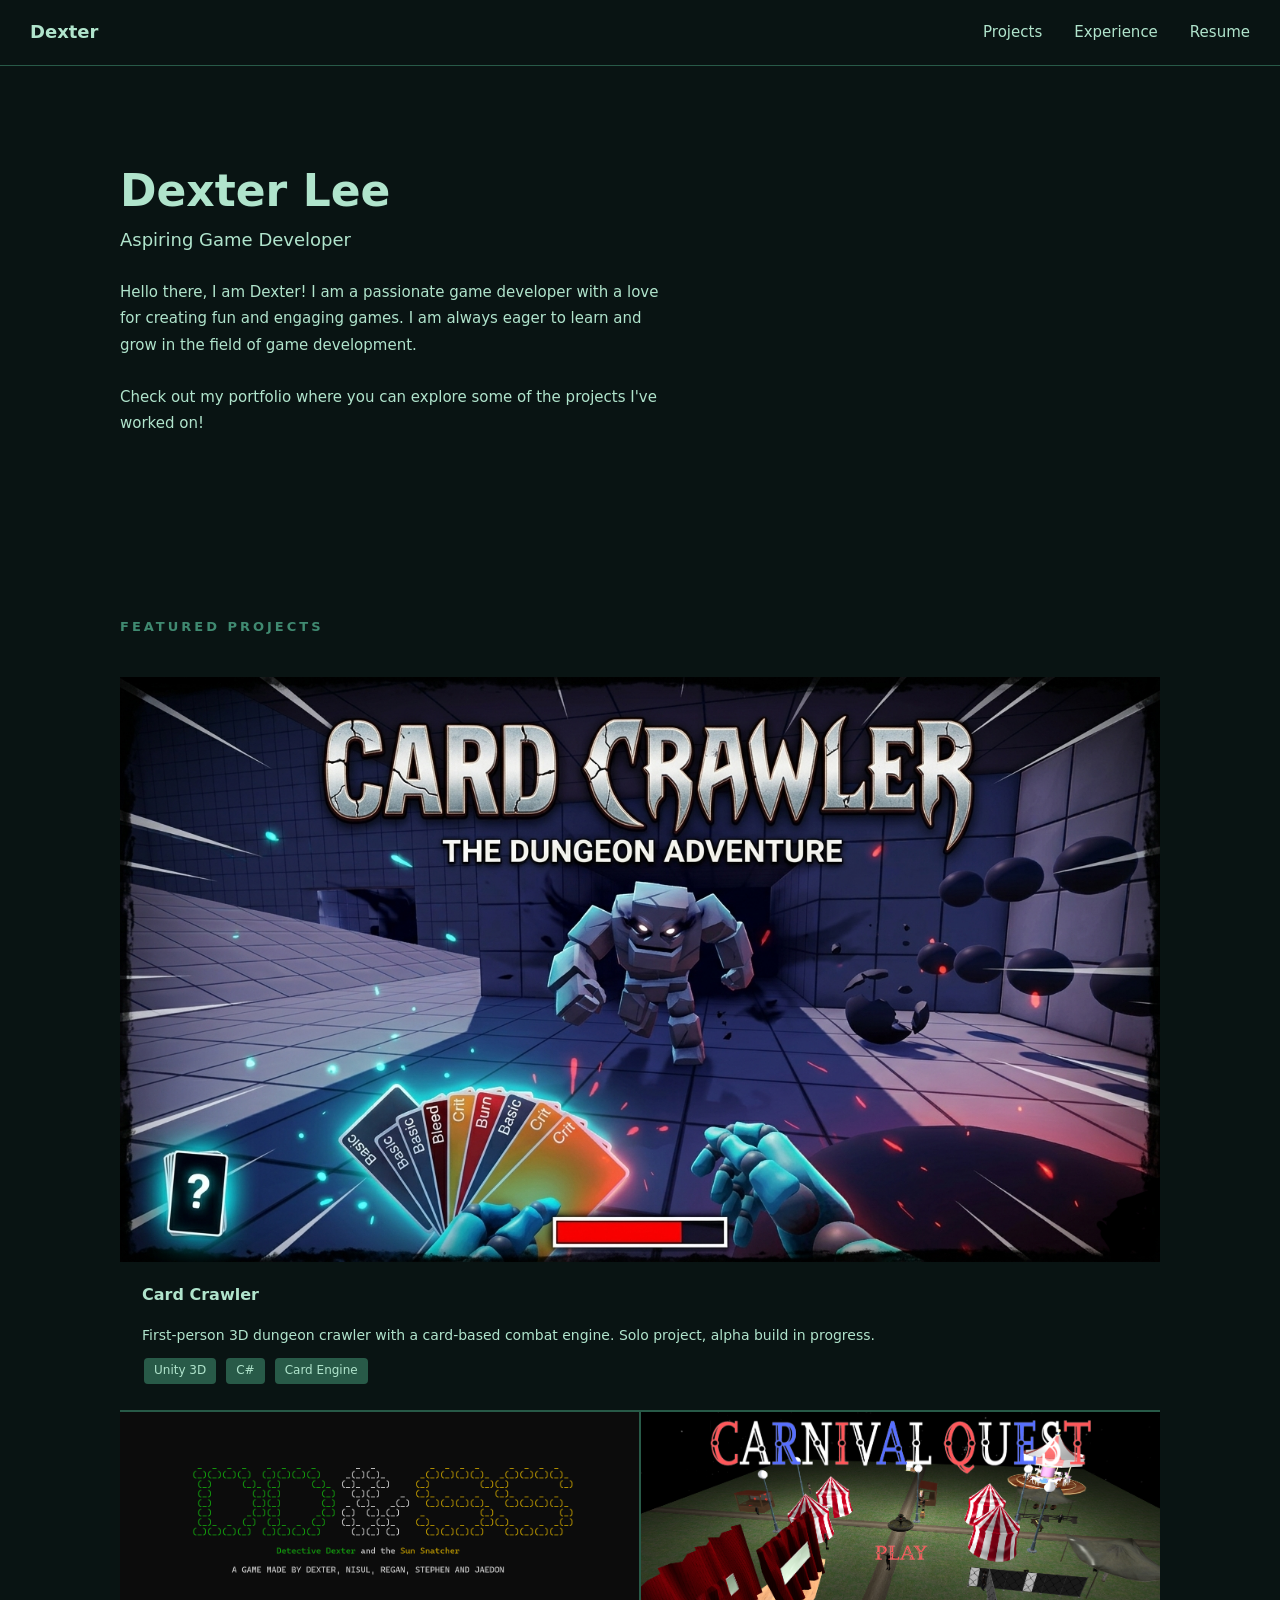
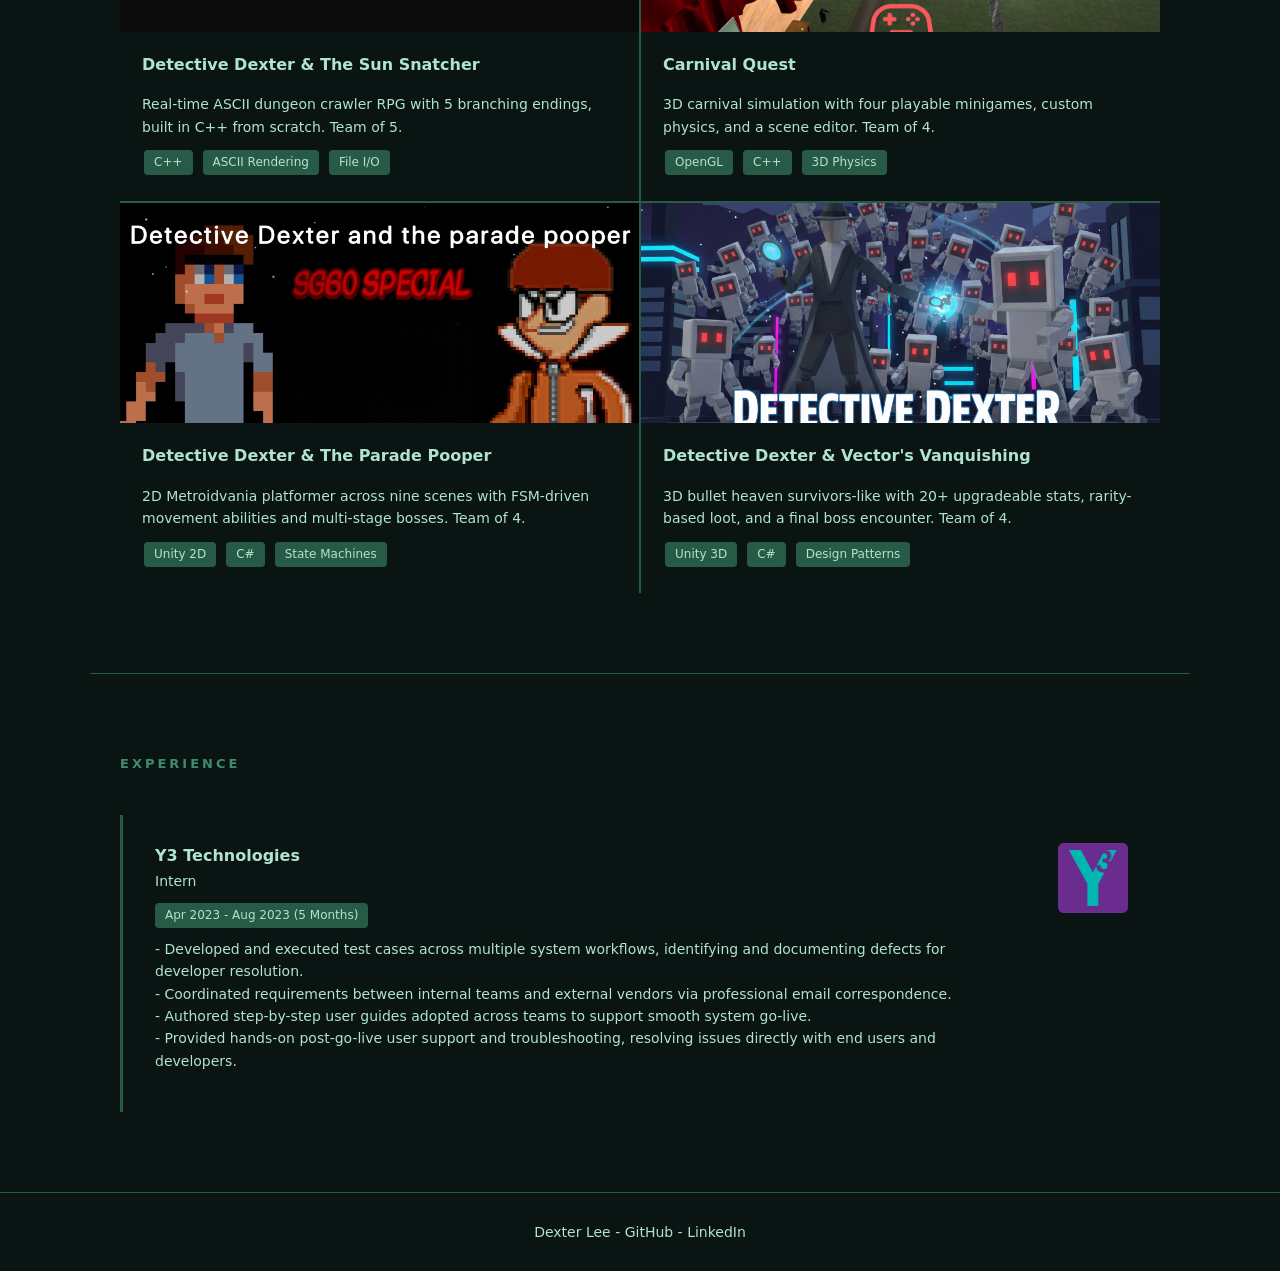
<file: index.html>
<!DOCTYPE html>
<html lang="en">

<head>
	<meta charset="UTF-8">
	<meta name="viewport" content="width=device-width, initial-scale=1.0">
	<title>Dexter Lee.dev</title>
	<link rel="stylesheet" href="css/common.css">
	<link rel="stylesheet" href="css/index.css">
</head>

<body>

	<nav>
		<a href="#" class="logo">Dexter</a>
		<ul class="nav-links">
			<li><a href="#projects">Projects</a></li>
			<li><a href="#experience">Experience</a></li>
			<li><a href="resume.html">Resume</a></li>
		</ul>
	</nav>

	<div class="hero">
		<div class="hero-text">
			<h1>Dexter Lee</h1>
			<p class="role">Aspiring Game Developer</p>
			<p class="bio">
				Hello there, I am Dexter! I am a passionate game developer with a love for creating fun and
				engaging games. I am always eager to learn and grow in the field of game development.
				<br><br>
				Check out my portfolio where you can explore some of the projects I've worked on!
			</p>
		</div>
	</div>

	<section id="projects">
		<h2 class="section-title">Featured Projects</h2>
		<div class="project-grid">

			<a href="SpecializationProject.html" class="project-card">
				<div class="project-thumb">
					<img src="images/SProjThumbnail.png" alt="Card Crawler Cover">
				</div>
				<div class="project-info">
					<h3>Card Crawler</h3>
					<p>First-person 3D dungeon crawler with a card-based combat engine. Solo project, alpha build in
						progress.</p>
					<div class="tags">
						<span class="tag">Unity 3D</span>
						<span class="tag">C#</span>
						<span class="tag">Card Engine</span>
					</div>
				</div>
			</a>

			<a href="WIU1.html" class="project-card">
				<div class="project-thumb">
					<img src="images/WIU1Thumbnail.png" alt="ASCII Art Cover">
				</div>
				<div class="project-info">
					<h3>Detective Dexter & The Sun Snatcher</h3>
					<p>Real-time ASCII dungeon crawler RPG with 5 branching endings, built in C++ from scratch. Team of
						5.</p>
					<div class="tags">
						<span class="tag">C++</span>
						<span class="tag">ASCII Rendering</span>
						<span class="tag">File I/O</span>
					</div>
				</div>
			</a>

			<a href="WIU2.html" class="project-card">
				<div class="project-thumb">
					<img src="images/WIU2Thumbnail.png" alt="Carnival Quest Cover">
				</div>
				<div class="project-info">
					<h3>Carnival Quest</h3>
					<p>3D carnival simulation with four playable minigames, custom physics, and a scene editor. Team of
						4.</p>
					<div class="tags">
						<span class="tag">OpenGL</span>
						<span class="tag">C++</span>
						<span class="tag">3D Physics</span>
					</div>
				</div>
			</a>

			<a href="WIU3.html" class="project-card">
				<div class="project-thumb">
					<img src="images/WIU3Thumbnail.png" alt="Parade Pooper Cover">
				</div>
				<div class="project-info">
					<h3>Detective Dexter & The Parade Pooper</h3>
					<p>2D Metroidvania platformer across nine scenes with FSM-driven movement abilities and multi-stage
						bosses. Team of 4.</p>
					<div class="tags">
						<span class="tag">Unity 2D</span>
						<span class="tag">C#</span>
						<span class="tag">State Machines</span>
					</div>
				</div>
			</a>

			<a href="WIU4.html" class="project-card">
				<div class="project-thumb">
					<img src="images/WIU4Thumbnail.png" alt="Vector's Vanquishing Cover">
				</div>
				<div class="project-info">
					<h3>Detective Dexter & Vector's Vanquishing</h3>
					<p>3D bullet heaven survivors-like with 20+ upgradeable stats, rarity-based loot, and a final boss
						encounter. Team of 4.</p>
					<div class="tags">
						<span class="tag">Unity 3D</span>
						<span class="tag">C#</span>
						<span class="tag">Design Patterns</span>
					</div>
				</div>
			</a>

		</div>
	</section>

	<section id="experience">
		<h2 class="section-title">Experience</h2>
		<div class="exp-list">
			<div class="exp-card">
				<div class="exp-body">
					<h3>Y3 Technologies</h3>
					<h4>Intern</h4>
					<span class="duration">Apr 2023 - Aug 2023 (5 Months)</span>
					<p>
						- Developed and executed test cases across multiple system workflows, identifying and
						documenting defects for developer resolution.<br>
						- Coordinated requirements between internal teams and external vendors via professional email
						correspondence.<br>
						- Authored step-by-step user guides adopted across teams to support smooth system go-live.<br>
						- Provided hands-on post-go-live user support and troubleshooting, resolving issues directly
						with end users and developers.
					</p>
				</div>
				<div class="exp-logo"><img src="images/Y3Logo.jpg" alt="Y3 Technologies Logo"></div>
			</div>
		</div>
	</section>

	<footer>
		Dexter Lee -
		<a href="https://github.com/D-exter" target="_blank">GitHub</a> -
		<a href="https://www.linkedin.com/in/dexter-lee-jun-wei/" target="_blank">LinkedIn</a>
	</footer>

</body>

</html>
</file>
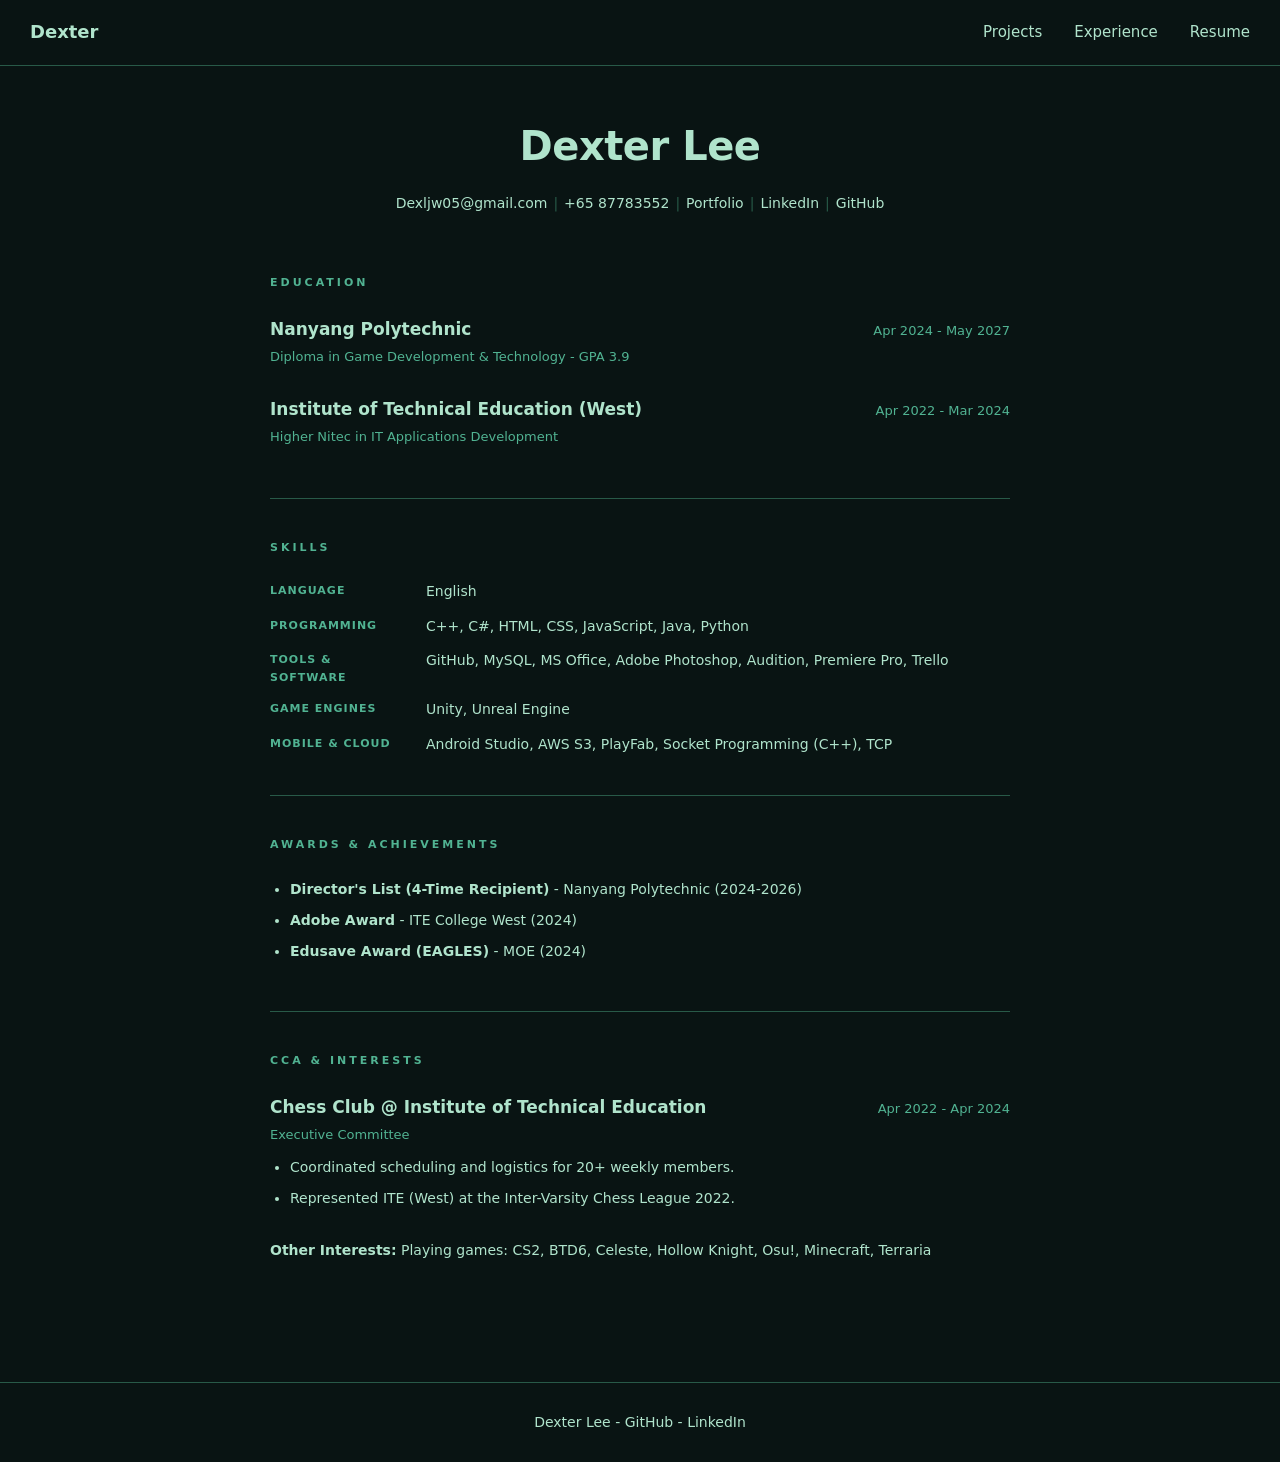
<file: resume.html>
<!DOCTYPE html>
<html lang="en">

<head>
	<meta charset="UTF-8">
	<meta name="viewport" content="width=device-width, initial-scale=1.0">
	<title>Dexter Lee - Resume</title>
	<link rel="stylesheet" href="css/common.css">
	<link rel="stylesheet" href="css/resume.css">
</head>

<body>

	<nav>
		<a href="index.html" class="logo">Dexter</a>
		<ul class="nav-links">
			<li><a href="index.html#projects">Projects</a></li>
			<li><a href="index.html#experience">Experience</a></li>
			<li><a href="#">Resume</a></li>
		</ul>
	</nav>

	<header class="resume-header">
		<h1>Dexter Lee</h1>
		<div class="contact-info">
			<a href="mailto:Dexljw05@gmail.com">Dexljw05@gmail.com</a>
			<span class="sep">|</span>
			<span>+65 87783552</span>
			<span class="sep">|</span>
			<a href="index.html">Portfolio</a>
			<span class="sep">|</span>
			<a href="https://www.linkedin.com/in/dexter-lee-jun-wei/" target="_blank">LinkedIn</a>
			<span class="sep">|</span>
			<a href="https://github.com/D-exter" target="_blank">GitHub</a>
		</div>
	</header>

	<main class="resume-container">
		<section id="education">
			<h2 class="section-title">Education</h2>
			<div class="resume-item">
				<div class="item-header">
					<h3>Nanyang Polytechnic</h3>
					<span class="date">Apr 2024 - May 2027</span>
				</div>
				<h4>Diploma in Game Development & Technology - GPA 3.9</h4>
			</div>

			<div class="resume-item">
				<div class="item-header">
					<h3>Institute of Technical Education (West)</h3>
					<span class="date">Apr 2022 - Mar 2024</span>
				</div>
				<h4>Higher Nitec in IT Applications Development</h4>
			</div>
		</section>

		<section id="skills">
			<h2 class="section-title">Skills</h2>
			<div class="skills-grid">
				<div class="skills-category"><strong>Language</strong><span>English</span></div>
				<div class="skills-category"><strong>Programming</strong><span>C++, C#, HTML, CSS, JavaScript, Java,
						Python</span></div>
				<div class="skills-category"><strong>Tools & Software</strong><span>GitHub, MySQL, MS Office, Adobe
						Photoshop, Audition, Premiere Pro, Trello</span></div>
				<div class="skills-category"><strong>Game Engines</strong><span>Unity, Unreal Engine</span></div>
				<div class="skills-category"><strong>Mobile & Cloud</strong><span>Android Studio, AWS S3, PlayFab,
						Socket Programming (C++), TCP</span></div>
			</div>
		</section>

		<section id="awards">
			<h2 class="section-title">Awards & Achievements</h2>
			<ul class="resume-bullets">
				<li><strong>Director's List (4-Time Recipient)</strong> - Nanyang Polytechnic (2024-2026)</li>
				<li><strong>Adobe Award</strong> - ITE College West (2024)</li>
				<li><strong>Edusave Award (EAGLES)</strong> - MOE (2024)</li>
			</ul>
		</section>

		<section id="interests">
			<h2 class="section-title">CCA & Interests</h2>
			<div class="resume-item">
				<div class="item-header">
					<h3>Chess Club @ Institute of Technical Education</h3>
					<span class="date">Apr 2022 - Apr 2024</span>
				</div>
				<h4>Executive Committee</h4>
				<ul class="resume-bullets">
					<li>Coordinated scheduling and logistics for 20+ weekly members.</li>
					<li>Represented ITE (West) at the Inter-Varsity Chess League 2022.</li>
				</ul>
			</div>
			<p class="sub-text" style="margin-top: 16px;"><strong>Other Interests:</strong> Playing games: CS2, BTD6,
				Celeste, Hollow
				Knight, Osu!, Minecraft, Terraria</p>
		</section>

	</main>

	<footer>
		Dexter Lee -
		<a href="https://github.com/D-exter" target="_blank">GitHub</a> -
		<a href="https://www.linkedin.com/in/dexter-lee-jun-wei/" target="_blank">LinkedIn</a>
	</footer>

</body>

</html>
</file>
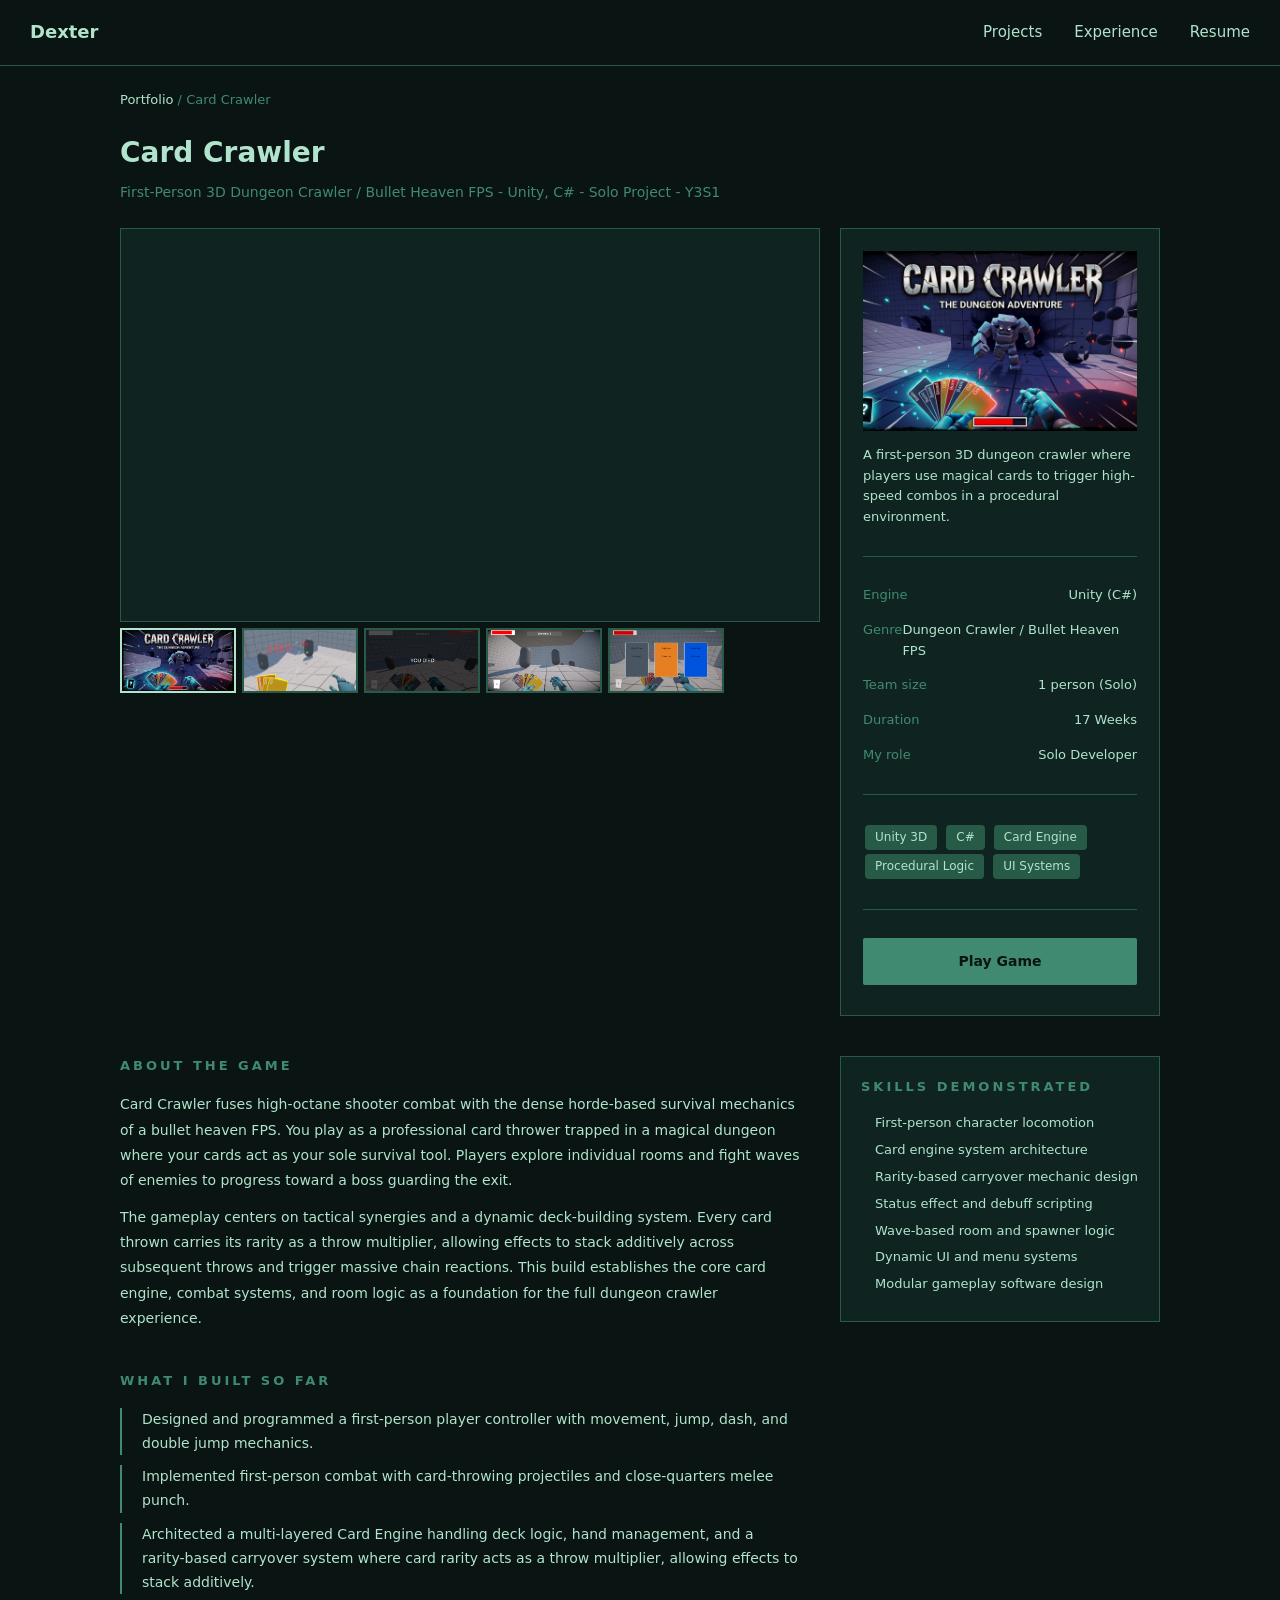
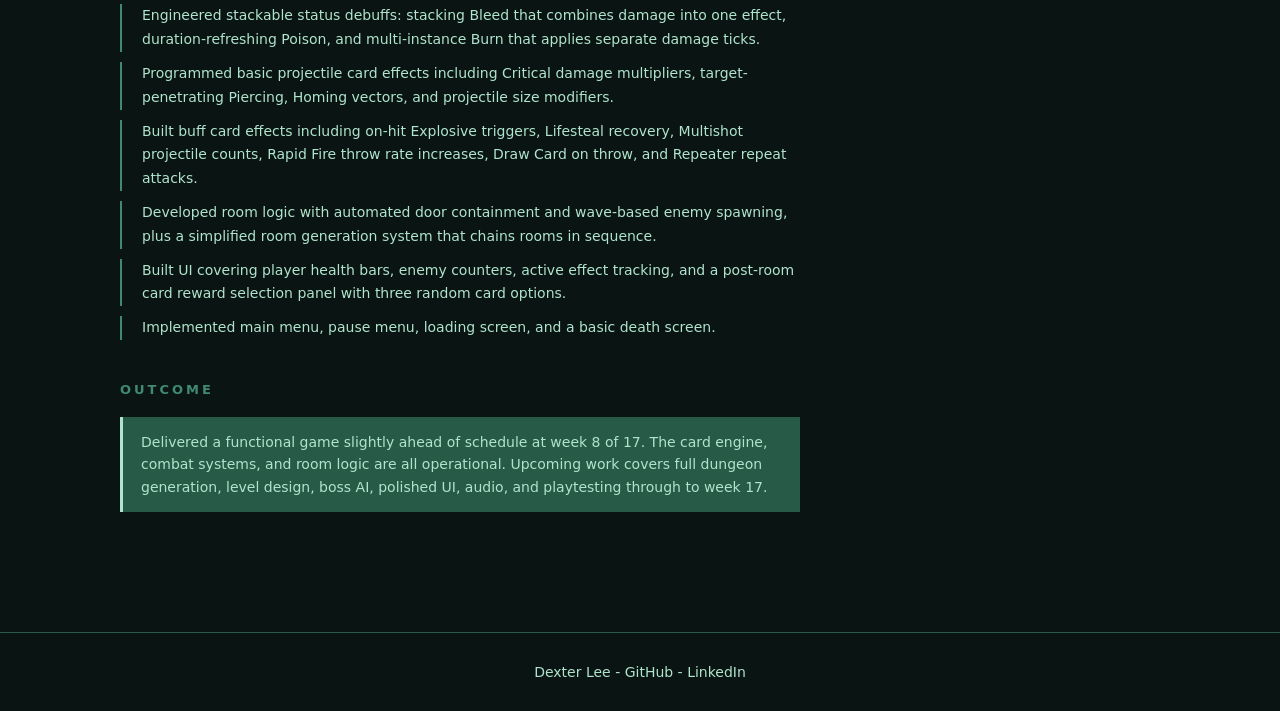
<file: SpecializationProject.html>
<!DOCTYPE html>
<html lang="en">

<head>
	<meta charset="UTF-8">
	<meta name="viewport" content="width=device-width, initial-scale=1.0">
	<title>Card Crawler — Dexter Lee</title>
	<link rel="stylesheet" href="css/common.css">
	<link rel="stylesheet" href="css/project.css">
	<script src="js/project.js" defer></script>
</head>

<body>

	<nav>
		<a href="index.html" class="logo">Dexter</a>
		<ul class="nav-links">
			<li><a href="index.html#projects">Projects</a></li>
			<li><a href="index.html#experience">Experience</a></li>
			<li><a href="resume.html">Resume</a></li>
		</ul>
	</nav>

	<div class="breadcrumb">
		<a href="index.html">Portfolio</a> / Card Crawler
	</div>

	<div class="game-title-container">
		<h1>Card Crawler</h1>
		<p class="game-subtitle">
			First-Person 3D Dungeon Crawler / Bullet Heaven FPS - Unity, C# - Solo Project - Y3S1
		</p>
	</div>

	<div class="main-layout-top">
		<div class="media-block">
			<div id="main-video">
				<iframe width="100%" height="100%"
					src="https://drive.google.com/file/d/1qmiypRFFxYdyLtjvcGMp3DKwBtNNP-1K/preview" allow="autoplay"
					allowfullscreen>
				</iframe>
			</div>

			<div id="main-img-0" class="main-img-container">
				<img src="images/SProject1.png" alt="Screenshot 1">
			</div>
			<div id="main-img-1" class="main-img-container">
				<img src="images/SProject2.png" alt="Screenshot 2">
			</div>
			<div id="main-img-2" class="main-img-container">
				<img src="images/SProject3.png" alt="Screenshot 3">
			</div>
			<div id="main-img-3" class="main-img-container">
				<img src="images/SProject4.png" alt="Screenshot 4">
			</div>

			<div class="thumb-strip">
				<img id="thumb-video" src="images/SProjThumbnail.png" alt="Trailer" class="thumb-img active"
					onclick="showMedia('video')">
				<img id="thumb-0" src="images/SProject1.png" alt="Screenshot 1" class="thumb-img"
					onclick="showMedia(0)">
				<img id="thumb-1" src="images/SProject2.png" alt="Screenshot 2" class="thumb-img"
					onclick="showMedia(1)">
				<img id="thumb-2" src="images/SProject3.png" alt="Screenshot 3" class="thumb-img"
					onclick="showMedia(2)">
				<img id="thumb-3" src="images/SProject4.png" alt="Screenshot 4" class="thumb-img"
					onclick="showMedia(3)">
			</div>
		</div>

		<div class="info-card">
			<img src="images/SProjThumbnail.png" alt="Card Crawler Cover" class="cover-art">
			<p class="short-desc">
				A first-person 3D dungeon crawler where players use magical cards to trigger high-speed combos in a
				procedural environment.
			</p>

			<hr class="divider">

			<div class="meta-row">
				<span class="label">Engine</span>
				<span>Unity (C#)</span>
			</div>
			<div class="meta-row">
				<span class="label">Genre</span>
				<span>Dungeon Crawler / Bullet Heaven FPS</span>
			</div>
			<div class="meta-row">
				<span class="label">Team size</span>
				<span>1 person (Solo)</span>
			</div>
			<div class="meta-row">
				<span class="label">Duration</span>
				<span>17 Weeks</span>
			</div>
			<div class="meta-row">
				<span class="label">My role</span>
				<span>Solo Developer</span>
			</div>

			<hr class="divider">

			<div>
				<span class="tag">Unity 3D</span>
				<span class="tag">C#</span>
				<span class="tag">Card Engine</span>
				<span class="tag">Procedural Logic</span>
				<span class="tag">UI Systems</span>
			</div>

			<hr class="divider">

			<a href="https://d-exter.itch.io/card-crawler?secret=nrxNrBBkWrH7tiYr2r1Vwy3FQ" class="btn-green"
				target="_blank">Play Game</a>
		</div>
	</div>

	<div class="main-layout-bottom">
		<div class="details-content">
			<div class="content-section">
				<p class="section-label">About the game</p>
				<p class="body-text text-spacing">
					Card Crawler fuses high-octane shooter combat with the dense horde-based survival mechanics of a
					bullet heaven FPS. You play as a professional card thrower trapped in a magical dungeon where your
					cards act as your sole survival tool. Players explore individual rooms and fight waves of enemies to
					progress toward a boss guarding the exit.
				</p>
				<p class="body-text">
					The gameplay centers on tactical synergies and a dynamic deck-building system. Every card thrown
					carries its rarity as a throw multiplier, allowing effects to stack additively across subsequent
					throws and trigger massive chain reactions. This build establishes the core card engine,
					combat systems, and room logic as a foundation for the full dungeon crawler experience.
				</p>
			</div>

			<div class="content-section">
				<p class="section-label">What I built so far</p>
				<div class="contribution-item">
					Designed and programmed a first-person player controller with movement, jump, dash, and double jump
					mechanics.
				</div>
				<div class="contribution-item">
					Implemented first-person combat with card-throwing projectiles and close-quarters melee punch.
				</div>
				<div class="contribution-item">
					Architected a multi-layered Card Engine handling deck logic, hand management, and a rarity-based
					carryover system where card rarity acts as a throw multiplier, allowing effects to stack additively.
				</div>
				<div class="contribution-item">
					Engineered stackable status debuffs: stacking Bleed that combines damage into one effect,
					duration-refreshing Poison, and multi-instance Burn that applies separate damage ticks.
				</div>
				<div class="contribution-item">
					Programmed basic projectile card effects including Critical damage multipliers, target-penetrating
					Piercing, Homing vectors, and projectile size modifiers.
				</div>
				<div class="contribution-item">
					Built buff card effects including on-hit Explosive triggers, Lifesteal recovery, Multishot
					projectile counts, Rapid Fire throw rate increases, Draw Card on throw, and Repeater repeat attacks.
				</div>
				<div class="contribution-item">
					Developed room logic with automated door containment and wave-based enemy spawning, plus a
					simplified room generation system that chains rooms in sequence.
				</div>
				<div class="contribution-item">
					Built UI covering player health bars, enemy counters, active effect tracking, and a post-room card
					reward selection panel with three random card options.
				</div>
				<div class="contribution-item">
					Implemented main menu, pause menu, loading screen, and a basic death screen.
				</div>
			</div>

			<div class="content-section">
				<p class="section-label">outcome</p>
				<div class="result-box">
					Delivered a functional game slightly ahead of schedule at week 8 of 17. The card
					engine, combat systems, and room logic are all operational. Upcoming work covers full dungeon
					generation, level design, boss AI, polished UI, audio, and playtesting through to week 17.
				</div>
			</div>
		</div>

		<div class="sidebar-content">
			<div class="sidebar-block">
				<p class="section-label">Skills demonstrated</p>
				<div class="sidebar-item">First-person character locomotion</div>
				<div class="sidebar-item">Card engine system architecture</div>
				<div class="sidebar-item">Rarity-based carryover mechanic design</div>
				<div class="sidebar-item">Status effect and debuff scripting</div>
				<div class="sidebar-item">Wave-based room and spawner logic</div>
				<div class="sidebar-item">Dynamic UI and menu systems</div>
				<div class="sidebar-item">Modular gameplay software design</div>
			</div>
		</div>
	</div>

	<footer>
		Dexter Lee -
		<a href="https://github.com/D-exter" target="_blank">GitHub</a> -
		<a href="https://www.linkedin.com/in/dexter-lee-jun-wei/" target="_blank">LinkedIn</a>
	</footer>

</body>

</html>
</file>
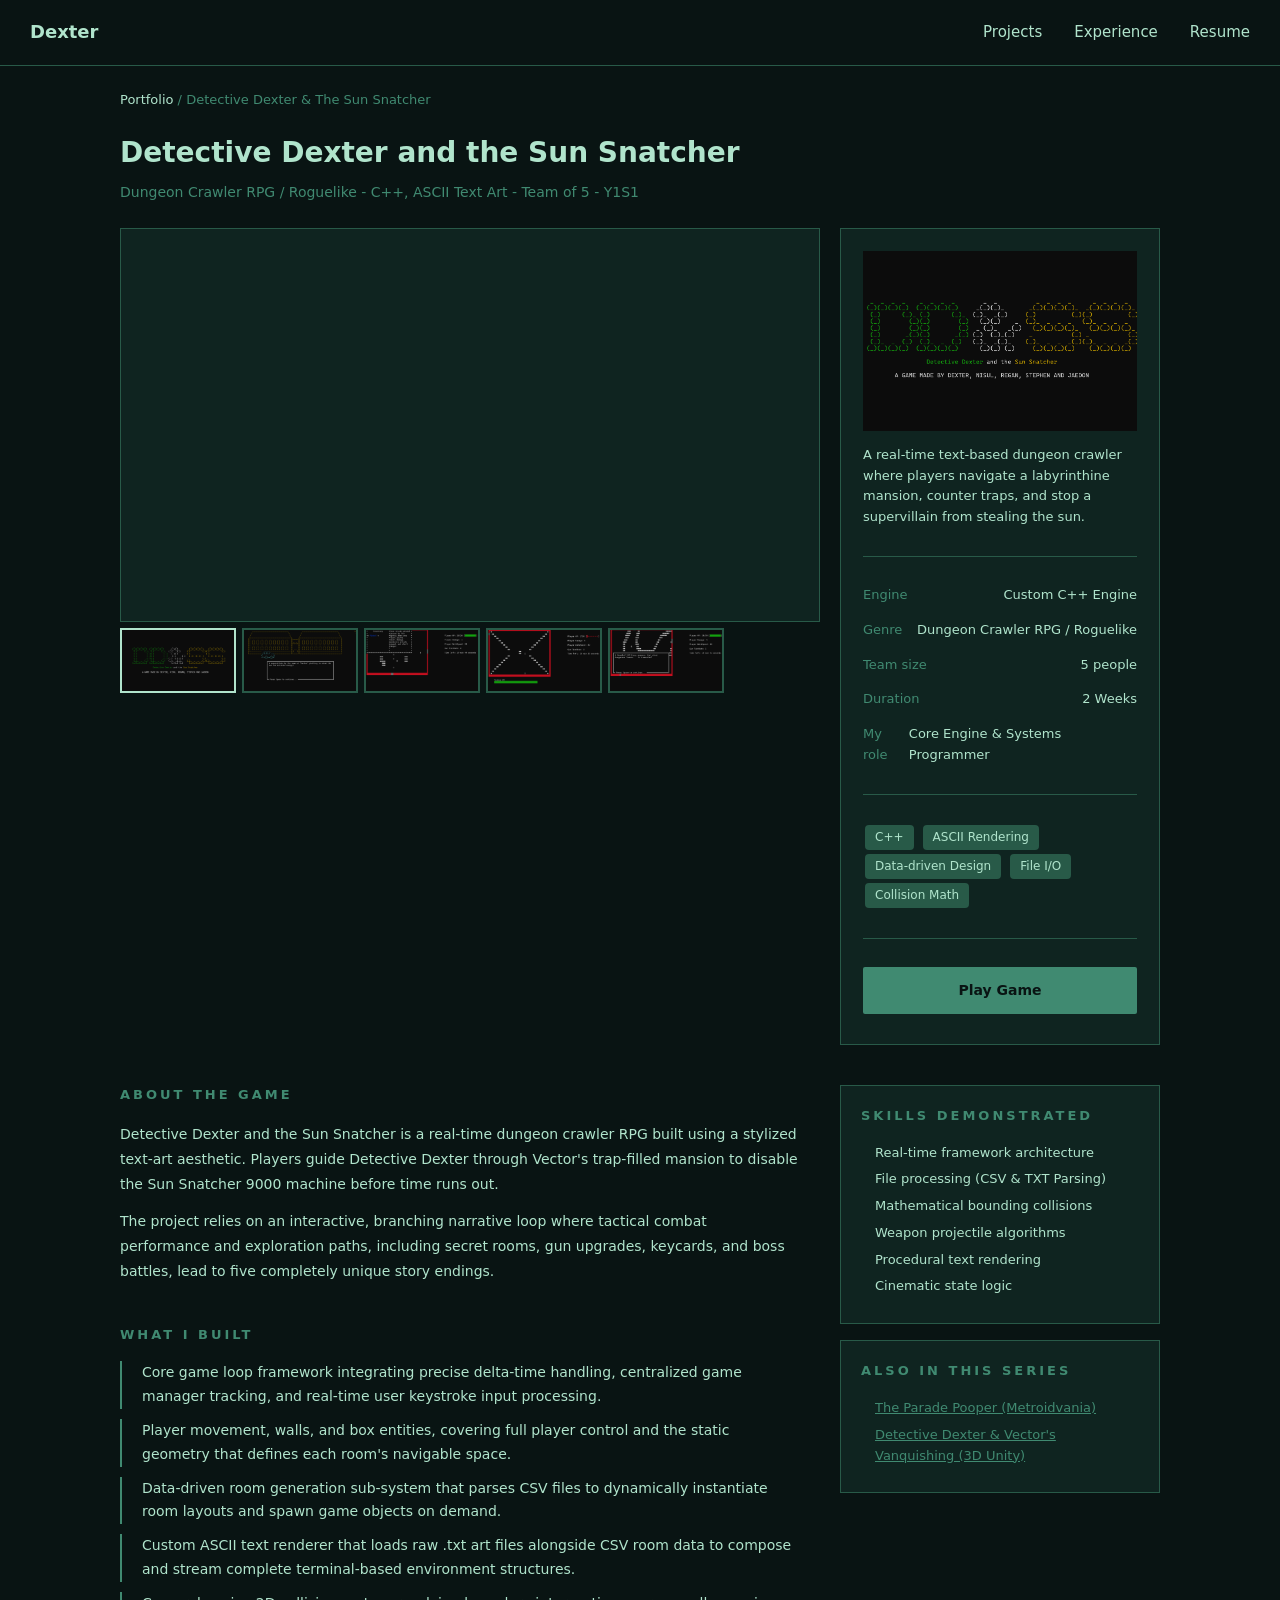
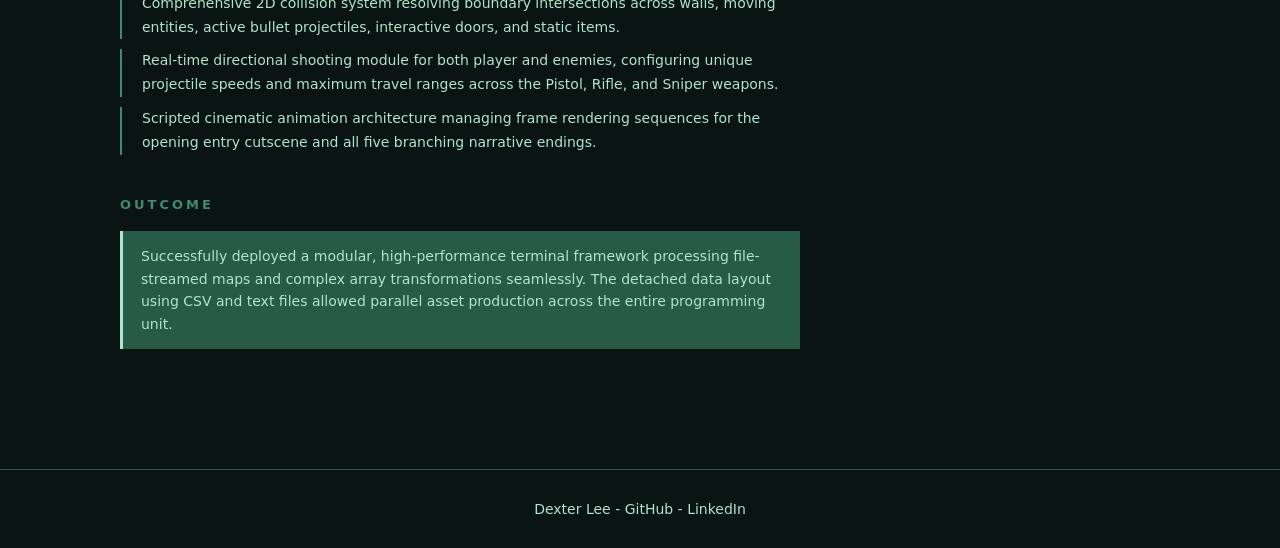
<file: WIU1.html>
<!DOCTYPE html>
<html lang="en">

<head>
	<meta charset="UTF-8">
	<meta name="viewport" content="width=device-width, initial-scale=1.0">
	<title>Detective Dexter & The Sun Snatcher | Dexter Lee</title>
	<link rel="stylesheet" href="css/common.css">
	<link rel="stylesheet" href="css/project.css">
	<script src="js/project.js" defer></script>
</head>

<body>

	<nav>
		<a href="index.html" class="logo">Dexter</a>
		<ul class="nav-links">
			<li><a href="index.html#projects">Projects</a></li>
			<li><a href="index.html#experience">Experience</a></li>
			<li><a href="resume.html">Resume</a></li>

		</ul>
	</nav>

	<div class="breadcrumb">
		<a href="index.html">Portfolio</a> / Detective Dexter & The Sun Snatcher
	</div>

	<div class="game-title-container">
		<h1>Detective Dexter and the Sun Snatcher</h1>
		<p class="game-subtitle">
			Dungeon Crawler RPG / Roguelike - C++, ASCII Text Art - Team of 5 - Y1S1
		</p>
	</div>

	<div class="main-layout-top">
		<div class="media-block">
			<div id="main-video">
				<iframe width="100%" height="100%"
					src="https://drive.google.com/file/d/1vSryiQ8V-9LbcL_tkhaG2pusX7DAI5ta/preview" allow="autoplay"
					allowfullscreen>
				</iframe>
			</div>

			<div id="main-img-0" class="main-img-container">
				<img src="images/WIU1SS1.png" alt="Screenshot 1">
			</div>
			<div id="main-img-1" class="main-img-container">
				<img src="images/WIU1SS2.png" alt="Screenshot 2">
			</div>
			<div id="main-img-2" class="main-img-container">
				<img src="images/WIU1SS3.png" alt="Screenshot 3">
			</div>
			<div id="main-img-3" class="main-img-container">
				<img src="images/WIU1SS4.png" alt="Screenshot 4">
			</div>

			<div class="thumb-strip">
				<img id="thumb-video" src="images/WIU1Thumbnail.png" alt="Trailer" class="thumb-img active"
					onclick="showMedia('video')">
				<img id="thumb-0" src="images/WIU1SS1.png" alt="Screenshot 1" class="thumb-img" onclick="showMedia(0)">
				<img id="thumb-1" src="images/WIU1SS2.png" alt="Screenshot 2" class="thumb-img" onclick="showMedia(1)">
				<img id="thumb-2" src="images/WIU1SS3.png" alt="Screenshot 3" class="thumb-img" onclick="showMedia(2)">
				<img id="thumb-3" src="images/WIU1SS4.png" alt="Screenshot 4" class="thumb-img" onclick="showMedia(3)">
			</div>
		</div>

		<div class="info-card">
			<img src="images/WIU1Thumbnail.png" alt="ASCII Art Cover" class="cover-art">
			<p class="short-desc">
				A real-time text-based dungeon crawler where players navigate a labyrinthine mansion, counter
				traps, and stop a supervillain from stealing the sun.
			</p>

			<hr class="divider">

			<div class="meta-row">
				<span class="label">Engine</span>
				<span>Custom C++ Engine</span>
			</div>
			<div class="meta-row">
				<span class="label">Genre</span>
				<span>Dungeon Crawler RPG / Roguelike</span>
			</div>
			<div class="meta-row">
				<span class="label">Team size</span>
				<span>5 people</span>
			</div>
			<div class="meta-row">
				<span class="label">Duration</span>
				<span>2 Weeks</span>
			</div>
			<div class="meta-row">
				<span class="label">My role</span>
				<span>Core Engine & Systems Programmer</span>
			</div>

			<hr class="divider">

			<div>
				<span class="tag">C++</span>
				<span class="tag">ASCII Rendering</span>
				<span class="tag">Data-driven Design</span>
				<span class="tag">File I/O</span>
				<span class="tag">Collision Math</span>
			</div>

			<hr class="divider">

			<a href="https://drive.google.com/file/d/1UMrU27sw0z9bKm-ZF6xtvqsXdpdPmpcN/view?usp=sharing"
				class="btn-green" target="_blank">Play Game</a>
		</div>
	</div>

	<div class="main-layout-bottom">
		<div class="details-content">
			<div class="content-section">
				<p class="section-label">About the game</p>
				<p class="body-text text-spacing">
					Detective Dexter and the Sun Snatcher is a real-time dungeon crawler RPG built using a stylized
					text-art aesthetic. Players guide Detective Dexter through Vector's trap-filled mansion to
					disable the Sun Snatcher 9000 machine before time runs out.
				</p>
				<p class="body-text">
					The project relies on an interactive, branching narrative loop where tactical combat performance
					and exploration paths, including secret rooms, gun upgrades, keycards, and boss battles,
					lead to five completely unique story endings.
				</p>
			</div>

			<div class="content-section">
				<p class="section-label">What I built</p>
				<div class="contribution-item">
					Core game loop framework integrating precise delta-time handling, centralized game manager tracking,
					and real-time user keystroke input processing.
				</div>
				<div class="contribution-item">
					Player movement, walls, and box entities, covering full player control and the static geometry
					that defines each room's navigable space.
				</div>
				<div class="contribution-item">
					Data-driven room generation sub-system that parses CSV files to dynamically instantiate
					room layouts and spawn game objects on demand.
				</div>
				<div class="contribution-item">
					Custom ASCII text renderer that loads raw .txt art files alongside CSV room data to compose and
					stream complete terminal-based environment structures.
				</div>
				<div class="contribution-item">
					Comprehensive 2D collision system resolving boundary intersections across walls, moving entities,
					active bullet projectiles, interactive doors, and static items.
				</div>
				<div class="contribution-item">
					Real-time directional shooting module for both player and enemies, configuring unique projectile
					speeds and maximum travel ranges across the Pistol, Rifle, and Sniper weapons.
				</div>
				<div class="contribution-item">
					Scripted cinematic animation architecture managing frame rendering sequences for the opening
					entry cutscene and all five branching narrative endings.
				</div>
			</div>

			<div class="content-section">
				<p class="section-label">Outcome</p>
				<div class="result-box">
					Successfully deployed a modular, high-performance terminal framework processing file-streamed maps
					and complex array transformations seamlessly. The detached data layout using CSV and text files
					allowed parallel asset production across the entire programming unit.
				</div>
			</div>
		</div>

		<div class="sidebar-content">
			<div class="sidebar-block">
				<p class="section-label">Skills demonstrated</p>
				<div class="sidebar-item">Real-time framework architecture</div>
				<div class="sidebar-item">File processing (CSV & TXT Parsing)</div>
				<div class="sidebar-item">Mathematical bounding collisions</div>
				<div class="sidebar-item">Weapon projectile algorithms</div>
				<div class="sidebar-item">Procedural text rendering</div>
				<div class="sidebar-item">Cinematic state logic</div>
			</div>

			<div class="sidebar-block">
				<p class="section-label">Also in this series</p>
				<div class="sidebar-item">
					<a href="WIU3.html" class="series-link">The Parade Pooper (Metroidvania)</a>
				</div>
				<div class="sidebar-item">
					<a href="WIU4.html" class="series-link">Detective Dexter & Vector's Vanquishing (3D Unity)</a>
				</div>
			</div>
		</div>
	</div>

	<footer>
		Dexter Lee -
		<a href="https://github.com/D-exter" target="_blank">GitHub</a> -
		<a href="https://www.linkedin.com/in/dexter-lee-jun-wei/" target="_blank">LinkedIn</a>
	</footer>

</body>

</html>
</file>
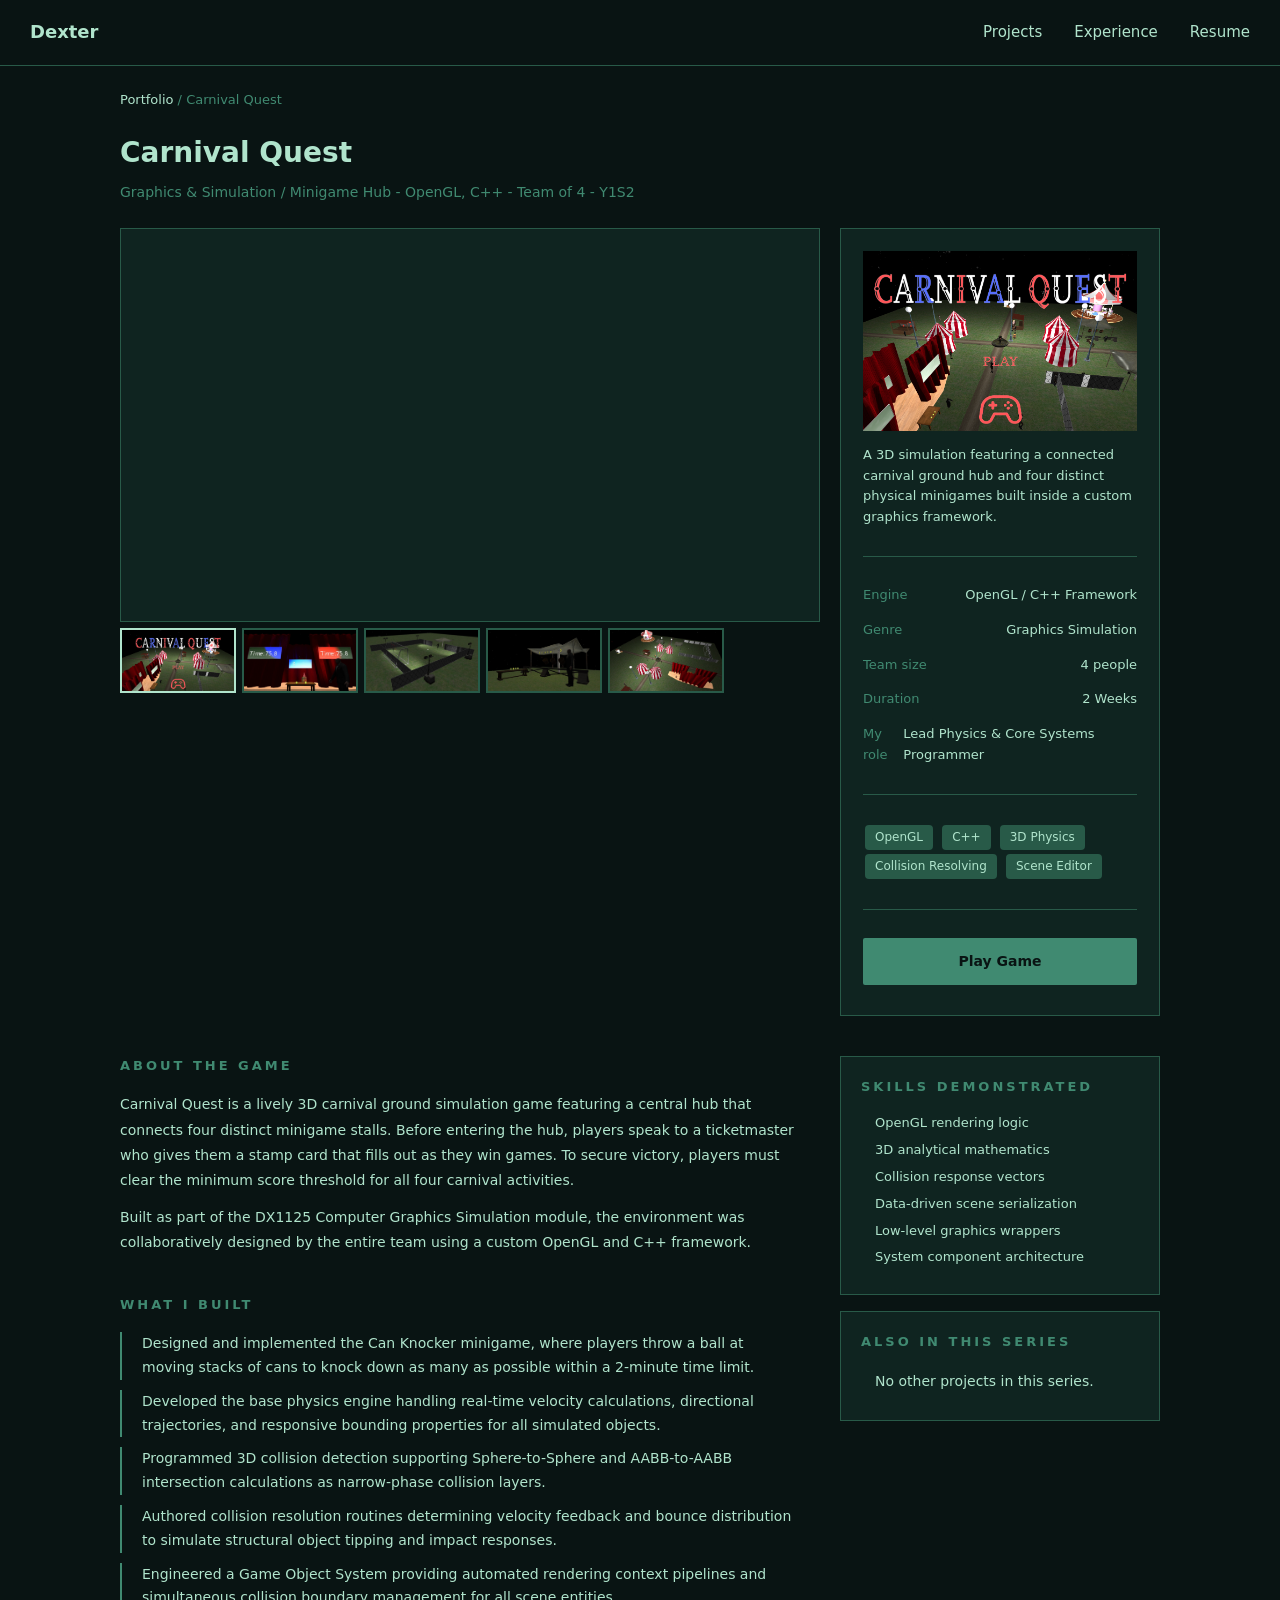
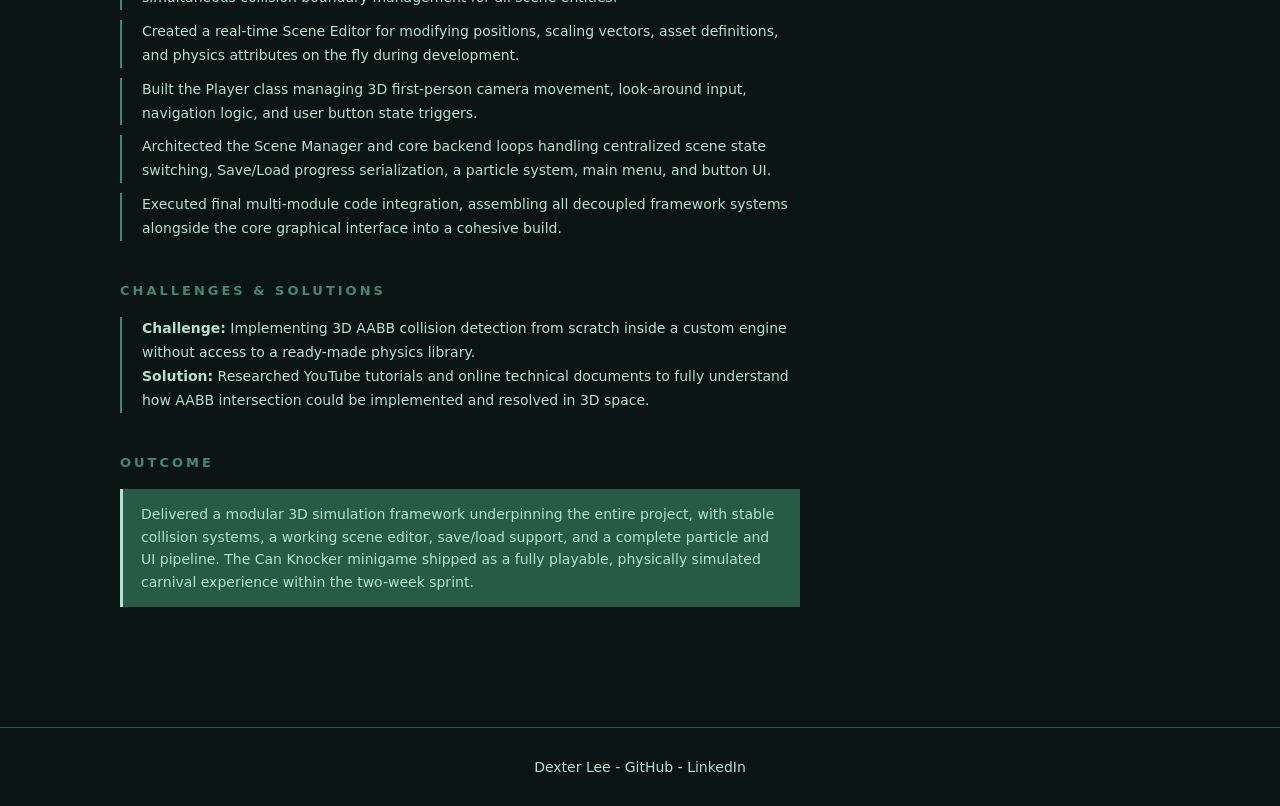
<file: WIU2.html>
<!DOCTYPE html>
<html lang="en">

<head>
	<meta charset="UTF-8">
	<meta name="viewport" content="width=device-width, initial-scale=1.0">
	<title>Carnival Quest | Dexter Lee</title>
	<link rel="stylesheet" href="css/common.css">
	<link rel="stylesheet" href="css/project.css">
	<script src="js/project.js" defer></script>
</head>

<body>

	<nav>
		<a href="index.html" class="logo">Dexter</a>
		<ul class="nav-links">
			<li><a href="index.html#projects">Projects</a></li>
			<li><a href="index.html#experience">Experience</a></li>
			<li><a href="resume.html">Resume</a></li>
		</ul>
	</nav>

	<div class="breadcrumb">
		<a href="index.html">Portfolio</a> / Carnival Quest
	</div>

	<div class="game-title-container">
		<h1>Carnival Quest</h1>
		<p class="game-subtitle">
			Graphics & Simulation / Minigame Hub - OpenGL, C++ - Team of 4 - Y1S2
		</p>
	</div>

	<div class="main-layout-top">
		<div class="media-block">
			<div id="main-video">
				<iframe width="100%" height="100%"
					src="https://drive.google.com/file/d/17K1XF04ehmg-8cHP-OTFePDw3PeCIHaW/preview" allow="autoplay"
					allowfullscreen>
				</iframe>
			</div>

			<div id="main-img-0" class="main-img-container">
				<img src="images/WIU2SS1.jpg" alt="Screenshot 1">
			</div>
			<div id="main-img-1" class="main-img-container">
				<img src="images/WIU2SS2.jpg" alt="Screenshot 2">
			</div>
			<div id="main-img-2" class="main-img-container">
				<img src="images/WIU2SS3.jpg" alt="Screenshot 3">
			</div>
			<div id="main-img-3" class="main-img-container">
				<img src="images/WIU2SS4.jpg" alt="Screenshot 4">
			</div>

			<div class="thumb-strip">
				<img id="thumb-video" src="images/WIU2Thumbnail.png" alt="Trailer" class="thumb-img active"
					onclick="showMedia('video')">
				<img id="thumb-0" src="images/WIU2SS1.jpg" alt="Screenshot 1" class="thumb-img" onclick="showMedia(0)">
				<img id="thumb-1" src="images/WIU2SS2.jpg" alt="Screenshot 2" class="thumb-img" onclick="showMedia(1)">
				<img id="thumb-2" src="images/WIU2SS3.jpg" alt="Screenshot 3" class="thumb-img" onclick="showMedia(2)">
				<img id="thumb-3" src="images/WIU2SS4.jpg" alt="Screenshot 4" class="thumb-img" onclick="showMedia(3)">
			</div>
		</div>

		<div class="info-card">
			<img src="images/WIU2Thumbnail.png" alt="ASCII Art Cover" class="cover-art">
			<p class="short-desc">
				A 3D simulation featuring a connected carnival ground hub and four distinct physical minigames
				built inside a custom graphics framework.
			</p>

			<hr class="divider">

			<div class="meta-row">
				<span class="label">Engine</span>
				<span>OpenGL / C++ Framework</span>
			</div>
			<div class="meta-row">
				<span class="label">Genre</span>
				<span>Graphics Simulation</span>
			</div>
			<div class="meta-row">
				<span class="label">Team size</span>
				<span>4 people</span>
			</div>
			<div class="meta-row">
				<span class="label">Duration</span>
				<span>2 Weeks</span>
			</div>
			<div class="meta-row">
				<span class="label">My role</span>
				<span>Lead Physics & Core Systems Programmer</span>
			</div>

			<hr class="divider">

			<div>
				<span class="tag">OpenGL</span>
				<span class="tag">C++</span>
				<span class="tag">3D Physics</span>
				<span class="tag">Collision Resolving</span>
				<span class="tag">Scene Editor</span>
			</div>

			<hr class="divider">

			<a href="https://drive.google.com/file/d/1wWoHyGH7xMMX7Cdi0zHIbxZQ84tQaYXg/view?usp=sharing"
				class="btn-green" target="_blank">Play Game</a>
		</div>
	</div>

	<div class="main-layout-bottom">
		<div class="details-content">
			<div class="content-section">
				<p class="section-label">About the game</p>
				<p class="body-text text-spacing">
					Carnival Quest is a lively 3D carnival ground simulation game featuring a central hub that
					connects four distinct minigame stalls. Before entering the hub, players speak to a ticketmaster
					who gives them a stamp card that fills out as they win games. To secure victory, players must
					clear the minimum score threshold for all four carnival activities.
				</p>
				<p class="body-text">
					Built as part of the DX1125 Computer Graphics Simulation module, the environment was
					collaboratively designed by the entire team using a custom OpenGL and C++ framework.
				</p>
			</div>

			<div class="content-section">
				<p class="section-label">What I built</p>
				<div class="contribution-item">
					Designed and implemented the Can Knocker minigame, where players throw a ball at moving stacks
					of cans to knock down as many as possible within a 2-minute time limit.
				</div>
				<div class="contribution-item">
					Developed the base physics engine handling real-time velocity calculations, directional
					trajectories, and responsive bounding properties for all simulated objects.
				</div>
				<div class="contribution-item">
					Programmed 3D collision detection supporting Sphere-to-Sphere and AABB-to-AABB intersection
					calculations as narrow-phase collision layers.
				</div>
				<div class="contribution-item">
					Authored collision resolution routines determining velocity feedback and bounce distribution
					to simulate structural object tipping and impact responses.
				</div>
				<div class="contribution-item">
					Engineered a Game Object System providing automated rendering context pipelines and
					simultaneous collision boundary management for all scene entities.
				</div>
				<div class="contribution-item">
					Created a real-time Scene Editor for modifying positions, scaling vectors, asset definitions,
					and physics attributes on the fly during development.
				</div>
				<div class="contribution-item">
					Built the Player class managing 3D first-person camera movement, look-around input,
					navigation logic, and user button state triggers.
				</div>
				<div class="contribution-item">
					Architected the Scene Manager and core backend loops handling centralized scene state
					switching, Save/Load progress serialization, a particle system, main menu, and button UI.
				</div>
				<div class="contribution-item">
					Executed final multi-module code integration, assembling all decoupled framework systems
					alongside the core graphical interface into a cohesive build.
				</div>
			</div>

			<div class="content-section">
				<p class="section-label">Challenges & Solutions</p>
				<div class="contribution-item">
					<strong>Challenge:</strong> Implementing 3D AABB collision detection from scratch inside a custom
					engine without access to a ready-made physics library.<br>
					<strong>Solution:</strong> Researched YouTube tutorials and online technical documents to fully
					understand how AABB intersection could be implemented and resolved in 3D space.
				</div>
			</div>

			<div class="content-section">
				<p class="section-label">Outcome</p>
				<div class="result-box">
					Delivered a modular 3D simulation framework underpinning the entire project, with stable
					collision systems, a working scene editor, save/load support, and a complete particle and
					UI pipeline. The Can Knocker minigame shipped as a fully playable, physically simulated
					carnival experience within the two-week sprint.
				</div>
			</div>
		</div>

		<div class="sidebar-content">
			<div class="sidebar-block">
				<p class="section-label">Skills demonstrated</p>
				<div class="sidebar-item">OpenGL rendering logic</div>
				<div class="sidebar-item">3D analytical mathematics</div>
				<div class="sidebar-item">Collision response vectors</div>
				<div class="sidebar-item">Data-driven scene serialization</div>
				<div class="sidebar-item">Low-level graphics wrappers</div>
				<div class="sidebar-item">System component architecture</div>
			</div>

			<div class="sidebar-block">
				<p class="section-label">Also in this series</p>
				<div class="sidebar-item">
					<p class="body-text">No other projects in this series.</p>
				</div>
			</div>
		</div>
	</div>

	<footer>
		Dexter Lee -
		<a href="https://github.com/D-exter" target="_blank">GitHub</a> -
		<a href="https://www.linkedin.com/in/dexter-lee-jun-wei/" target="_blank">LinkedIn</a>
	</footer>

</body>

</html>
</file>
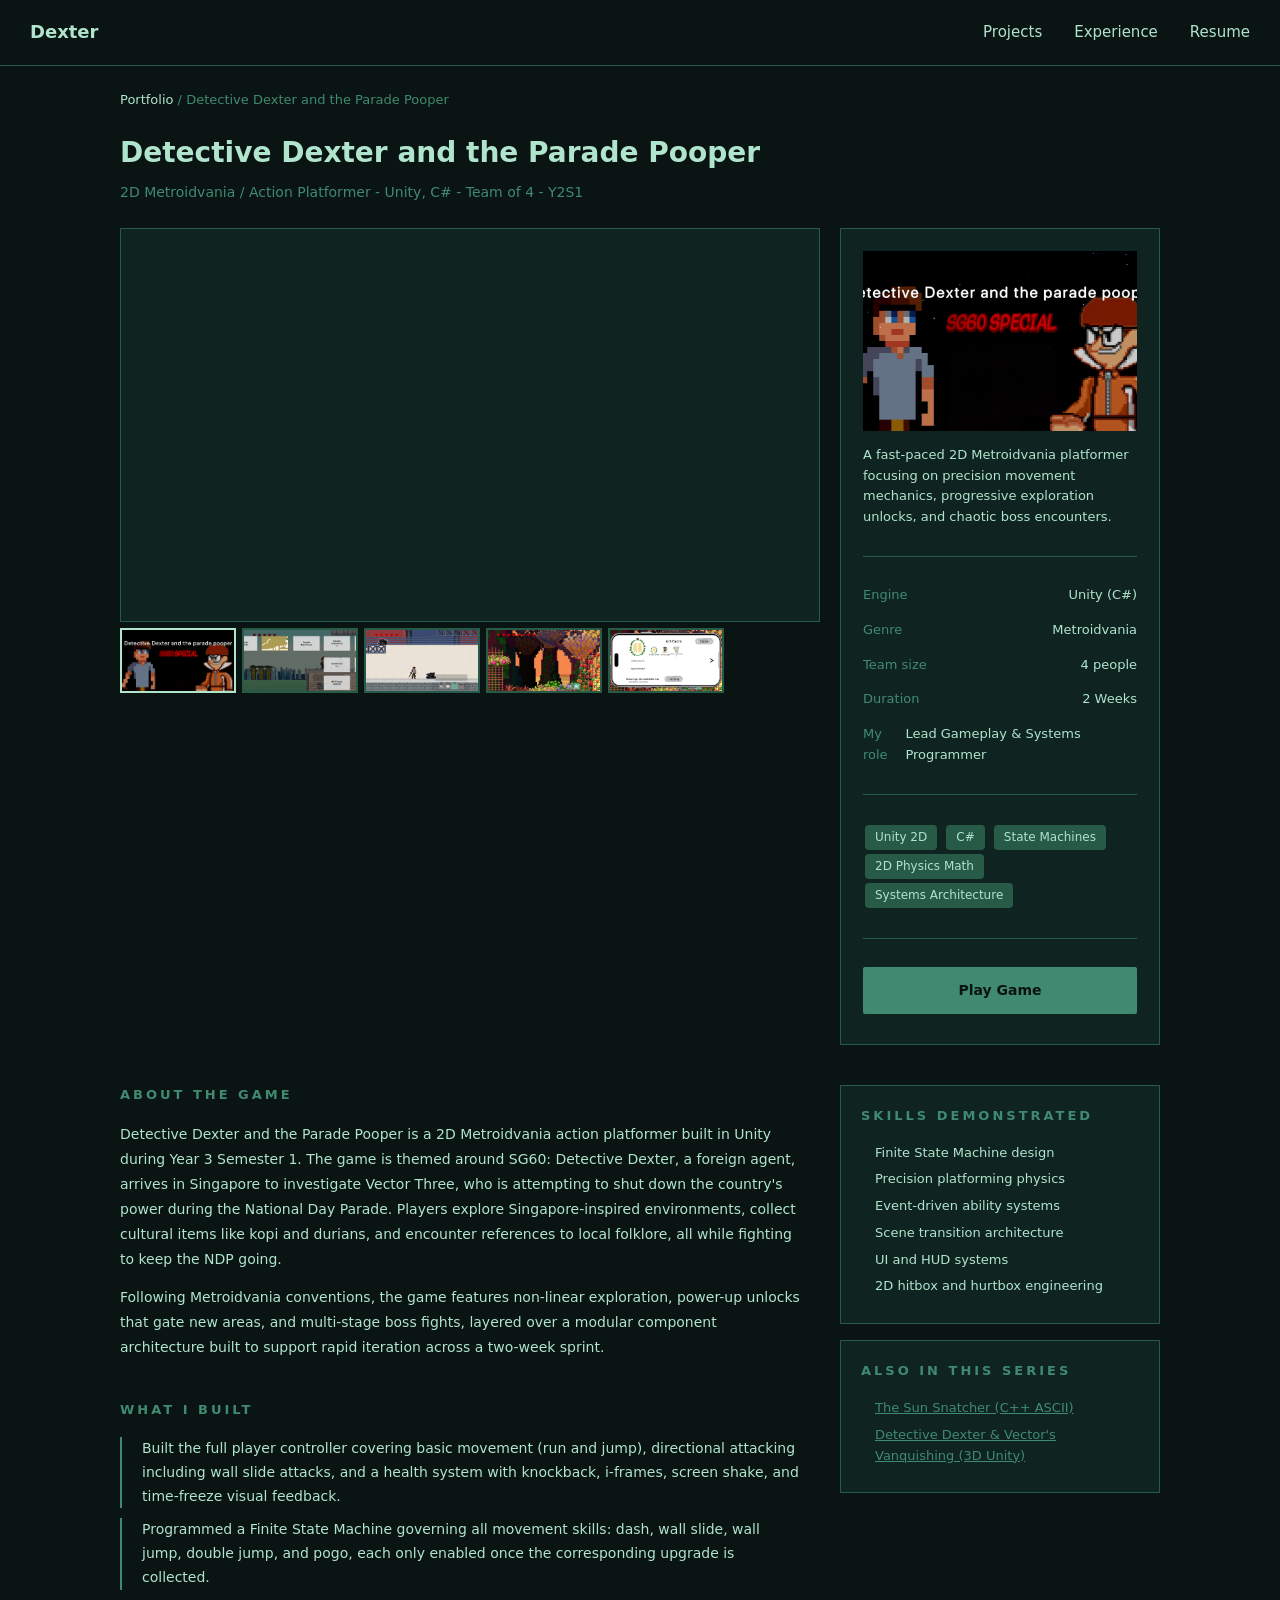
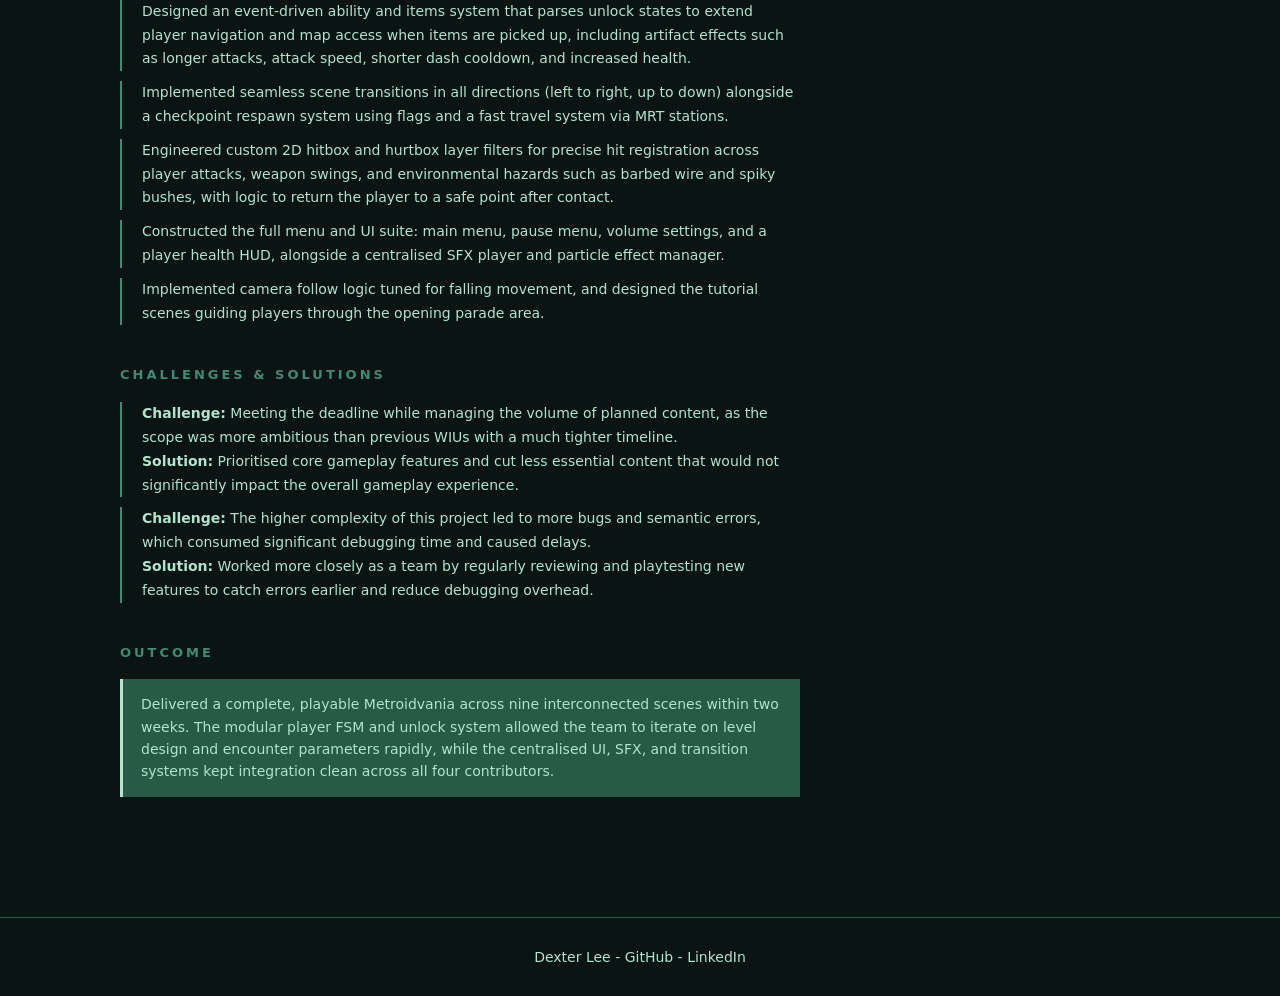
<file: WIU3.html>
<!DOCTYPE html>
<html lang="en">

<head>
	<meta charset="UTF-8">
	<meta name="viewport" content="width=device-width, initial-scale=1.0">
	<title>The Parade Pooper | Dexter Lee</title>
	<link rel="stylesheet" href="css/common.css">
	<link rel="stylesheet" href="css/project.css">
	<script src="js/project.js" defer></script>
</head>

<body>

	<nav>
		<a href="index.html" class="logo">Dexter</a>
		<ul class="nav-links">
			<li><a href="index.html#projects">Projects</a></li>
			<li><a href="index.html#experience">Experience</a></li>
			<li><a href="resume.html">Resume</a></li>
		</ul>
	</nav>

	<div class="breadcrumb">
		<a href="index.html">Portfolio</a> / Detective Dexter and the Parade Pooper
	</div>

	<div class="game-title-container">
		<h1>Detective Dexter and the Parade Pooper</h1>
		<p class="game-subtitle">
			2D Metroidvania / Action Platformer - Unity, C# - Team of 4 - Y2S1
		</p>
	</div>

	<div class="main-layout-top">
		<div class="media-block">
			<div id="main-video">
				<iframe width="100%" height="100%"
					src="https://drive.google.com/file/d/1qF3gsA_nv_fp9SO3Bd9Znq9INXUHbHwA/preview" allow="autoplay"
					allowfullscreen>
				</iframe>
			</div>

			<div id="main-img-0" class="main-img-container">
				<img src="images/WIU3SS1.png" alt="Screenshot 1">
			</div>
			<div id="main-img-1" class="main-img-container">
				<img src="images/WIU3SS2.png" alt="Screenshot 2">
			</div>
			<div id="main-img-2" class="main-img-container">
				<img src="images/WIU3SS3.png" alt="Screenshot 3">
			</div>
			<div id="main-img-3" class="main-img-container">
				<img src="images/WIU3SS4.png" alt="Screenshot 4">
			</div>

			<div class="thumb-strip">
				<img id="thumb-video" src="images/WIU3Thumbnail.png" alt="Trailer" class="thumb-img active"
					onclick="showMedia('video')">
				<img id="thumb-0" src="images/WIU3SS1.png" alt="Screenshot 1" class="thumb-img" onclick="showMedia(0)">
				<img id="thumb-1" src="images/WIU3SS2.png" alt="Screenshot 2" class="thumb-img" onclick="showMedia(1)">
				<img id="thumb-2" src="images/WIU3SS3.png" alt="Screenshot 3" class="thumb-img" onclick="showMedia(2)">
				<img id="thumb-3" src="images/WIU3SS4.png" alt="Screenshot 4" class="thumb-img" onclick="showMedia(3)">
			</div>
		</div>

		<div class="info-card">
			<img src="images/WIU3Thumbnail.png" alt="Thumbnail" class="cover-art">
			<p class="short-desc">
				A fast-paced 2D Metroidvania platformer focusing on precision movement mechanics, progressive
				exploration unlocks, and chaotic boss encounters.
			</p>

			<hr class="divider">

			<div class="meta-row">
				<span class="label">Engine</span>
				<span>Unity (C#)</span>
			</div>
			<div class="meta-row">
				<span class="label">Genre</span>
				<span>Metroidvania</span>
			</div>
			<div class="meta-row">
				<span class="label">Team size</span>
				<span>4 people</span>
			</div>
			<div class="meta-row">
				<span class="label">Duration</span>
				<span>2 Weeks</span>
			</div>
			<div class="meta-row">
				<span class="label">My role</span>
				<span>Lead Gameplay & Systems Programmer</span>
			</div>

			<hr class="divider">

			<div>
				<span class="tag">Unity 2D</span>
				<span class="tag">C#</span>
				<span class="tag">State Machines</span>
				<span class="tag">2D Physics Math</span>
				<span class="tag">Systems Architecture</span>
			</div>

			<hr class="divider">

			<a href="https://drive.google.com/file/d/1PPky8hq0SMRh23kwMLzVy7RYWhWP4D1U/view?usp=sharing"
				class="btn-green" target="_blank">Play Game</a>
		</div>
	</div>

	<div class="main-layout-bottom">
		<div class="details-content">
			<div class="content-section">
				<p class="section-label">About the game</p>
				<p class="body-text text-spacing">
					Detective Dexter and the Parade Pooper is a 2D Metroidvania action platformer built in Unity
					during Year 3 Semester 1. The game is themed around SG60: Detective Dexter, a foreign agent,
					arrives in Singapore to investigate Vector Three, who is attempting to shut down the country's
					power during the National Day Parade. Players explore Singapore-inspired environments, collect
					cultural items like kopi and durians, and encounter references to local folklore, all while
					fighting to keep the NDP going.
				</p>
				<p class="body-text">
					Following Metroidvania conventions, the game features non-linear exploration, power-up unlocks
					that gate new areas, and multi-stage boss fights, layered over a modular component architecture
					built to support rapid iteration across a two-week sprint.
				</p>
			</div>

			<div class="content-section">
				<p class="section-label">What I built</p>
				<div class="contribution-item">
					Built the full player controller covering basic movement (run and jump), directional attacking
					including wall slide attacks, and a health system with knockback, i-frames, screen shake, and
					time-freeze visual feedback.
				</div>
				<div class="contribution-item">
					Programmed a Finite State Machine governing all movement skills: dash, wall slide, wall jump,
					double jump, and pogo, each only enabled once the corresponding upgrade is collected.
				</div>
				<div class="contribution-item">
					Designed an event-driven ability and items system that parses unlock states to extend player
					navigation and map access when items are picked up, including artifact effects such as longer
					attacks, attack speed, shorter dash cooldown, and increased health.
				</div>
				<div class="contribution-item">
					Implemented seamless scene transitions in all directions (left to right, up to down) alongside
					a checkpoint respawn system using flags and a fast travel system via MRT stations.
				</div>
				<div class="contribution-item">
					Engineered custom 2D hitbox and hurtbox layer filters for precise hit registration across
					player attacks, weapon swings, and environmental hazards such as barbed wire and spiky bushes,
					with logic to return the player to a safe point after contact.
				</div>
				<div class="contribution-item">
					Constructed the full menu and UI suite: main menu, pause menu, volume settings, and a player
					health HUD, alongside a centralised SFX player and particle effect manager.
				</div>
				<div class="contribution-item">
					Implemented camera follow logic tuned for falling movement, and designed the tutorial scenes
					guiding players through the opening parade area.
				</div>
			</div>

			<div class="content-section">
				<p class="section-label">Challenges & Solutions</p>
				<div class="contribution-item">
					<strong>Challenge:</strong> Meeting the deadline while managing the volume of planned content,
					as the scope was more ambitious than previous WIUs with a much tighter timeline.<br>
					<strong>Solution:</strong> Prioritised core gameplay features and cut less essential content
					that would not significantly impact the overall gameplay experience.
				</div>
				<div class="contribution-item">
					<strong>Challenge:</strong> The higher complexity of this project led to more bugs and semantic
					errors, which consumed significant debugging time and caused delays.<br>
					<strong>Solution:</strong> Worked more closely as a team by regularly reviewing and playtesting
					new features to catch errors earlier and reduce debugging overhead.
				</div>
			</div>

			<div class="content-section">
				<p class="section-label">Outcome</p>
				<div class="result-box">
					Delivered a complete, playable Metroidvania across nine interconnected scenes within two weeks.
					The modular player FSM and unlock system allowed the team to iterate on level design and
					encounter parameters rapidly, while the centralised UI, SFX, and transition systems kept
					integration clean across all four contributors.
				</div>
			</div>
		</div>

		<div class="sidebar-content">
			<div class="sidebar-block">
				<p class="section-label">Skills demonstrated</p>
				<div class="sidebar-item">Finite State Machine design</div>
				<div class="sidebar-item">Precision platforming physics</div>
				<div class="sidebar-item">Event-driven ability systems</div>
				<div class="sidebar-item">Scene transition architecture</div>
				<div class="sidebar-item">UI and HUD systems</div>
				<div class="sidebar-item">2D hitbox and hurtbox engineering</div>
			</div>

			<div class="sidebar-block">
				<p class="section-label">Also in this series</p>
				<div class="sidebar-item">
					<a href="WIU1.html" class="series-link">The Sun Snatcher (C++ ASCII)</a>
				</div>
				<div class="sidebar-item">
					<a href="WIU4.html" class="series-link">Detective Dexter & Vector's Vanquishing (3D Unity)</a>
				</div>
			</div>
		</div>
	</div>

	<footer>
		Dexter Lee -
		<a href="https://github.com/D-exter" target="_blank">GitHub</a> -
		<a href="https://www.linkedin.com/in/dexter-lee-jun-wei/" target="_blank">LinkedIn</a>
	</footer>

</body>

</html>
</file>
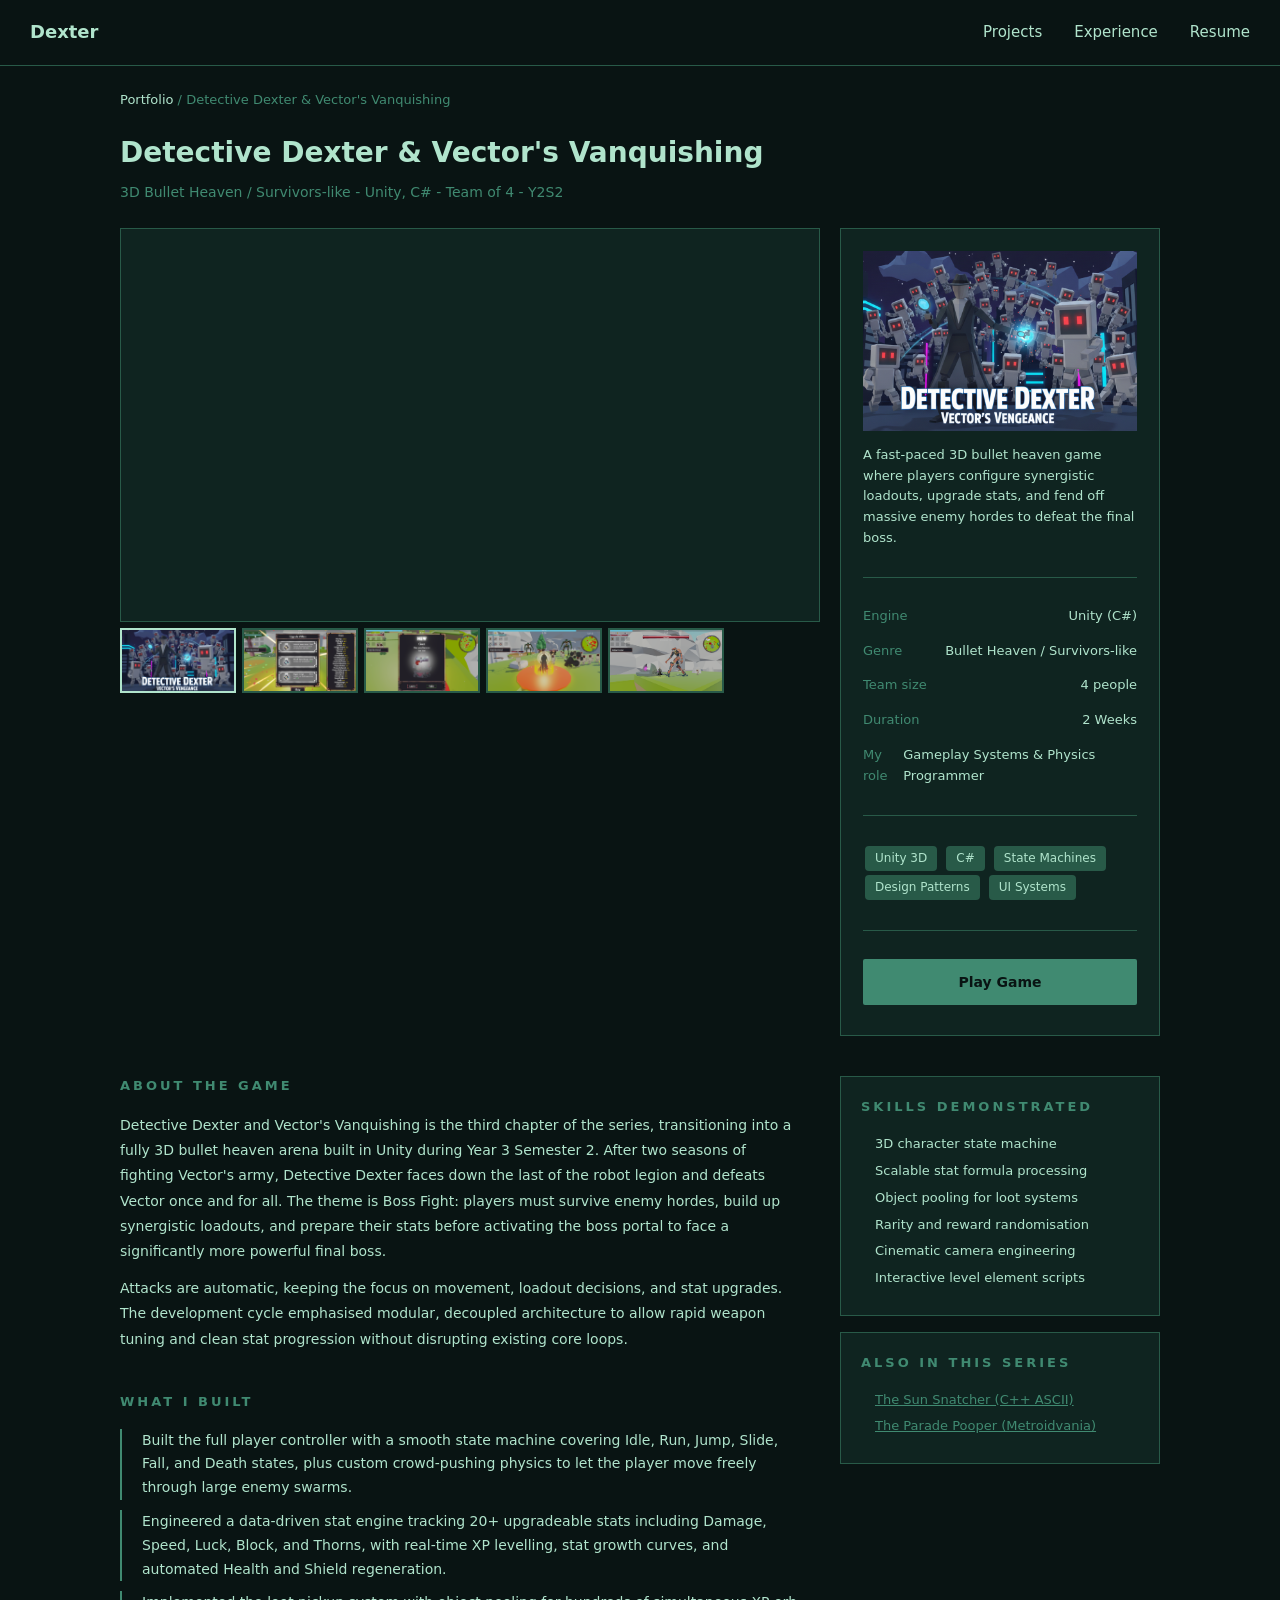
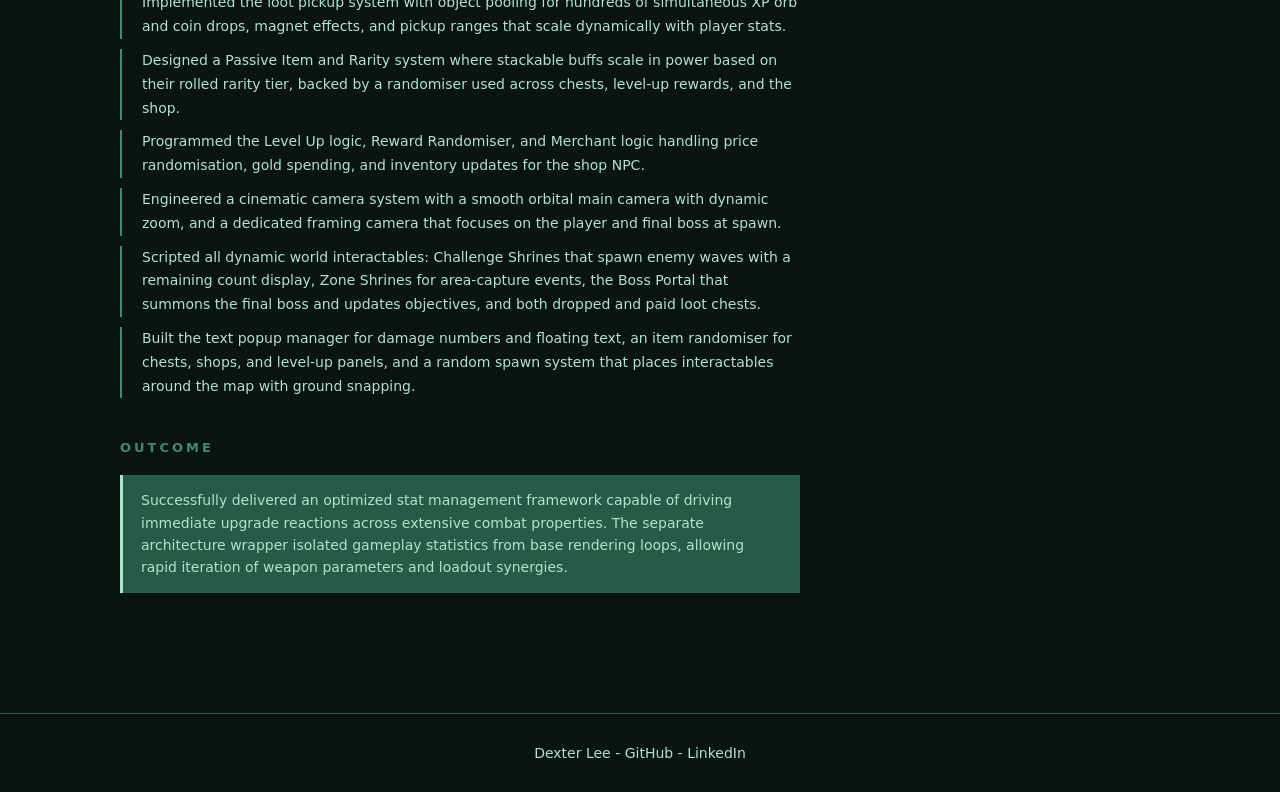
<file: WIU4.html>
<!DOCTYPE html>
<html lang="en">

<head>
	<meta charset="UTF-8">
	<meta name="viewport" content="width=device-width, initial-scale=1.0">
	<title>Detective Dexter & Vector's Vanquishing | Dexter Lee</title>
	<link rel="stylesheet" href="css/common.css">
	<link rel="stylesheet" href="css/project.css">
	<script src="js/project.js" defer></script>
</head>

<body>

	<nav>
		<a href="index.html" class="logo">Dexter</a>
		<ul class="nav-links">
			<li><a href="index.html#projects">Projects</a></li>
			<li><a href="index.html#experience">Experience</a></li>
			<li><a href="resume.html">Resume</a></li>
		</ul>
	</nav>

	<div class="breadcrumb">
		<a href="index.html">Portfolio</a> / Detective Dexter & Vector's Vanquishing
	</div>

	<div class="game-title-container">
		<h1>Detective Dexter & Vector's Vanquishing</h1>
		<p class="game-subtitle">
			3D Bullet Heaven / Survivors-like - Unity, C# - Team of 4 - Y2S2
		</p>
	</div>

	<div class="main-layout-top">
		<div class="media-block">
			<div id="main-video">
				<iframe width="100%" height="100%"
					src="https://drive.google.com/file/d/1gjzN47NsdNL8IhP7hEScjANGtJ3YzJhs/preview" allow="autoplay"
					allowfullscreen>
				</iframe>
			</div>

			<div id="main-img-0" class="main-img-container">
				<img src="images/WIU4SS1.png" alt="Screenshot 1">
			</div>
			<div id="main-img-1" class="main-img-container">
				<img src="images/WIU4SS2.png" alt="Screenshot 2">
			</div>
			<div id="main-img-2" class="main-img-container">
				<img src="images/WIU4SS3.png" alt="Screenshot 3">
			</div>
			<div id="main-img-3" class="main-img-container">
				<img src="images/WIU4SS4.png" alt="Screenshot 4">
			</div>

			<div class="thumb-strip">
				<img id="thumb-video" src="images/WIU4Thumbnail.png" alt="Trailer" class="thumb-img active"
					onclick="showMedia('video')">
				<img id="thumb-0" src="images/WIU4SS1.png" alt="Screenshot 1" class="thumb-img" onclick="showMedia(0)">
				<img id="thumb-1" src="images/WIU4SS2.png" alt="Screenshot 2" class="thumb-img" onclick="showMedia(1)">
				<img id="thumb-2" src="images/WIU4SS3.png" alt="Screenshot 3" class="thumb-img" onclick="showMedia(2)">
				<img id="thumb-3" src="images/WIU4SS4.png" alt="Screenshot 4" class="thumb-img" onclick="showMedia(3)">
			</div>
		</div>

		<div class="info-card">
			<img src="images/WIU4Thumbnail.png" alt="ASCII Art Cover" class="cover-art">
			<p class="short-desc">
				A fast-paced 3D bullet heaven game where players configure synergistic loadouts, upgrade stats, and fend
				off massive enemy hordes to defeat the final boss.
			</p>

			<hr class="divider">

			<div class="meta-row">
				<span class="label">Engine</span>
				<span>Unity (C#)</span>
			</div>
			<div class="meta-row">
				<span class="label">Genre</span>
				<span>Bullet Heaven / Survivors-like</span>
			</div>
			<div class="meta-row">
				<span class="label">Team size</span>
				<span>4 people</span>
			</div>
			<div class="meta-row">
				<span class="label">Duration</span>
				<span>2 Weeks</span>
			</div>
			<div class="meta-row">
				<span class="label">My role</span>
				<span>Gameplay Systems & Physics Programmer</span>
			</div>

			<hr class="divider">

			<div>
				<span class="tag">Unity 3D</span>
				<span class="tag">C#</span>
				<span class="tag">State Machines</span>
				<span class="tag">Design Patterns</span>
				<span class="tag">UI Systems</span>
			</div>

			<hr class="divider">

			<a href="https://drive.google.com/file/d/1mTcqJGMGAWUR5_daTUBJdOkPU4DwBHWa/view?usp=sharing"
				class="btn-green" target="_blank">Play Game</a>
		</div>
	</div>

	<div class="main-layout-bottom">
		<div class="details-content">
			<div class="content-section">
				<p class="section-label">About the game</p>
				<p class="body-text text-spacing">
					Detective Dexter and Vector's Vanquishing is the third chapter of the series, transitioning into
					a fully 3D bullet heaven arena built in Unity during Year 3 Semester 2. After two seasons of
					fighting Vector's army, Detective Dexter faces down the last of the robot legion and defeats
					Vector once and for all. The theme is Boss Fight: players must survive enemy hordes, build up
					synergistic loadouts, and prepare their stats before activating the boss portal to face a
					significantly more powerful final boss.
				</p>
				<p class="body-text">
					Attacks are automatic, keeping the focus on movement, loadout decisions, and stat upgrades.
					The development cycle emphasised modular, decoupled architecture to allow rapid weapon tuning
					and clean stat progression without disrupting existing core loops.
				</p>
			</div>

			<div class="content-section">
				<p class="section-label">What I built</p>
				<div class="contribution-item">
					Built the full player controller with a smooth state machine covering Idle, Run, Jump, Slide,
					Fall, and Death states, plus custom crowd-pushing physics to let the player move freely
					through large enemy swarms.
				</div>
				<div class="contribution-item">
					Engineered a data-driven stat engine tracking 20+ upgradeable stats including Damage, Speed,
					Luck, Block, and Thorns, with real-time XP levelling, stat growth curves, and automated
					Health and Shield regeneration.
				</div>
				<div class="contribution-item">
					Implemented the loot pickup system with object pooling for hundreds of simultaneous XP orb
					and coin drops, magnet effects, and pickup ranges that scale dynamically with player stats.
				</div>
				<div class="contribution-item">
					Designed a Passive Item and Rarity system where stackable buffs scale in power based on
					their rolled rarity tier, backed by a randomiser used across chests, level-up rewards,
					and the shop.
				</div>
				<div class="contribution-item">
					Programmed the Level Up logic, Reward Randomiser, and Merchant logic handling price
					randomisation, gold spending, and inventory updates for the shop NPC.
				</div>
				<div class="contribution-item">
					Engineered a cinematic camera system with a smooth orbital main camera with dynamic zoom,
					and a dedicated framing camera that focuses on the player and final boss at spawn.
				</div>
				<div class="contribution-item">
					Scripted all dynamic world interactables: Challenge Shrines that spawn enemy waves with
					a remaining count display, Zone Shrines for area-capture events, the Boss Portal that
					summons the final boss and updates objectives, and both dropped and paid loot chests.
				</div>
				<div class="contribution-item">
					Built the text popup manager for damage numbers and floating text, an item randomiser for
					chests, shops, and level-up panels, and a random spawn system that places interactables
					around the map with ground snapping.
				</div>
			</div>

			<div class="content-section">
				<p class="section-label">Outcome</p>
				<div class="result-box">
					Successfully delivered an optimized stat management framework capable of driving immediate upgrade
					reactions across extensive combat properties. The separate architecture wrapper isolated gameplay
					statistics from base rendering loops, allowing rapid iteration of weapon parameters and loadout
					synergies.
				</div>
			</div>
		</div>

		<div class="sidebar-content">
			<div class="sidebar-block">
				<p class="section-label">Skills demonstrated</p>
				<div class="sidebar-item">3D character state machine</div>
				<div class="sidebar-item">Scalable stat formula processing</div>
				<div class="sidebar-item">Object pooling for loot systems</div>
				<div class="sidebar-item">Rarity and reward randomisation</div>
				<div class="sidebar-item">Cinematic camera engineering</div>
				<div class="sidebar-item">Interactive level element scripts</div>
			</div>

			<div class="sidebar-block">
				<p class="section-label">Also in this series</p>
				<div class="sidebar-item">
					<a href="WIU1.html" class="series-link">The Sun Snatcher (C++ ASCII)</a>
				</div>
				<div class="sidebar-item">
					<a href="WIU3.html" class="series-link">The Parade Pooper (Metroidvania)</a>
				</div>
			</div>
		</div>
	</div>

	<footer>
		Dexter Lee -
		<a href="https://github.com/D-exter" target="_blank">GitHub</a> -
		<a href="https://www.linkedin.com/in/dexter-lee-jun-wei/" target="_blank">LinkedIn</a>
	</footer>

</body>

</html>
</file>
<file: css/common.css>
* {
	box-sizing: border-box;
	margin: 0;
	padding: 0;
}

html {
	scroll-behavior: smooth;
}

body {
	background: #091413;
	color: #B0E4CC;
	font-family: 'Segoe UI', system-ui, sans-serif;
	font-size: 16px;
	line-height: 1.6;
}

a {
	color: #B0E4CC;
	text-decoration: none;
}

a:hover {
	color: #408A71;
}

nav {
	position: sticky;
	top: 0;
	z-index: 100;
	display: flex;
	justify-content: space-between;
	align-items: center;
	padding: 18px 30px;
	background: #091413;
	border-bottom: 1px solid #285A48;
}

.logo {
	font-size: 18px;
	font-weight: 700;
	color: #B0E4CC;
}

.nav-links {
	display: flex;
	gap: 32px;
	list-style: none;
	font-size: 15px;
}

.nav-links a:hover {
	color: #408A71;
}

.tag {
	background: #285A48;
	color: #B0E4CC;
	padding: 3px 10px;
	border-radius: 4px;
	font-size: 12px;
	display: inline-block;
	margin: 2px;
}

footer {
	border-top: 1px solid #285A48;
	text-align: center;
	padding: 28px 30px;
	font-size: 14px;
	color: #B0E4CC;
}

footer a:hover {
	color: #408A71;
}

@media (max-width: 600px) {
	nav {
		padding: 16px;
	}
}
</file>
<file: css/index.css>
.hero {
	max-width: 1100px;
	margin: 0 auto;
	padding: 100px 30px;
}

.hero-text {
	max-width: 560px;
}

.hero-text h1 {
	font-size: 44px;
	font-weight: 700;
	line-height: 1.15;
}

.hero-text .role {
	margin-top: 10px;
	font-size: 18px;
}

.hero-text .bio {
	margin-top: 24px;
	font-size: 15px;
	line-height: 1.75;
}

section {
	max-width: 1100px;
	margin: 0 auto;
	padding: 80px 30px;
}

section + section {
	border-top: 1px solid #285A48;
}

.section-title {
	font-size: 13px;
	font-weight: 700;
	color: #408A71;
	text-transform: uppercase;
	letter-spacing: 3px;
	margin-bottom: 40px;
}

/* Project grid */

.project-grid {
	display: grid;
	grid-template-columns: repeat(2, 1fr);
	gap: 2px;
	background: #285A48;
}

.project-card {
	display: flex;
	flex-direction: column;
	background: #091413;
	overflow: hidden;
}

.project-card:first-child:nth-last-child(odd) {
	grid-column: 1 / -1;
}

.project-thumb {
	width: 100%;
	height: 220px;
	background: #285A48;
	overflow: hidden;
}

.project-card:first-child:nth-last-child(odd) .project-thumb {
	height: auto;
	aspect-ratio: 16 / 9;
}

.project-thumb img {
	width: 100%;
	height: 100%;
	object-fit: cover;
	display: block;
	transition: transform 0.4s ease;
}

.project-card:hover .project-thumb img {
	transform: scale(1.05);
}

.project-info {
	padding: 20px 22px 24px;
	display: flex;
	flex-direction: column;
	gap: 10px;
	flex-grow: 1;
}

.project-card h3 {
	font-size: 16px;
	font-weight: 600;
}

.project-card p {
	font-size: 14px;
	flex-grow: 1;
}

.project-card h3::after {
	content: '';
	display: block;
	width: 0;
	height: 2px;
	background: #B0E4CC;
	transition: width 0.3s ease;
	margin-top: 4px;
}

.project-card:hover h3::after {
	width: 100%;
}

.tags {
	display: flex;
	flex-wrap: wrap;
	gap: 6px;
}

/* Experience */

.exp-list {
	display: flex;
	flex-direction: column;
	gap: 2px;
}

.exp-card {
	display: flex;
	justify-content: space-between;
	align-items: flex-start;
	gap: 40px;
	background: #091413;
	border-left: 3px solid #285A48;
	padding: 28px 32px;
	transition: border-color 0.25s, background 0.25s;
}

.exp-card:hover {
	border-left-color: #B0E4CC;
	background: #0f2420;
}

.exp-body {
	flex: 1;
}

.exp-body h3 {
	font-size: 16px;
	font-weight: 600;
}

.exp-body h4 {
	font-size: 14px;
	font-weight: 400;
	margin-top: 2px;
}

.duration {
	display: inline-block;
	margin: 10px 0;
	padding: 3px 10px;
	font-size: 12px;
	background: #285A48;
	border-radius: 4px;
}

.exp-body p {
	font-size: 14px;
	margin-bottom: 12px;
}

.exp-body ul {
	padding-left: 18px;
	margin-bottom: 16px;
}

.exp-body li {
	font-size: 14px;
	margin-bottom: 4px;
}

.exp-logo {
	flex-shrink: 0;
	width: 70px;
	height: 70px;
	background: #285A48;
	border-radius: 6px;
	display: flex;
	align-items: center;
	justify-content: center;
}

.exp-logo img {
	width: 100%;
	object-fit: contain;
	border-radius: 6px;
}

@media (max-width: 600px) {
	.hero {
		padding: 60px 16px;
		text-align: center;
	}

	.hero-text h1 {
		font-size: 32px;
	}

	section {
		padding: 60px 16px;
	}

	.project-grid {
		grid-template-columns: 1fr;
	}

	.exp-card {
		flex-direction: column-reverse;
		padding: 20px 16px;
	}
}
</file>
<file: css/resume.css>
.resume-header {
	max-width: 800px;
	margin: 48px auto 0;
	padding: 0 30px;
	text-align: center;
}

.resume-header h1 {
	font-size: 40px;
	font-weight: 700;
	margin-bottom: 14px;
	letter-spacing: -0.5px;
}

.contact-info {
	font-size: 14px;
	display: flex;
	flex-wrap: wrap;
	justify-content: center;
	align-items: center;
	gap: 6px;
}

.contact-info .sep {
	color: #285A48;
}

.resume-container {
	max-width: 800px;
	margin: 0 auto;
	padding: 20px 30px 80px;
}

section {
	padding: 40px 0;
}

section + section {
	border-top: 1px solid #285A48;
}

.section-title {
	font-size: 11px;
	font-weight: 700;
	color: #51b392;
	text-transform: uppercase;
	letter-spacing: 3px;
	margin-bottom: 24px;
}

.resume-item {
	margin-bottom: 28px;
}

.resume-item:last-child {
	margin-bottom: 0;
}

.item-header {
	display: flex;
	justify-content: space-between;
	align-items: baseline;
	gap: 15px;
	margin-bottom: 4px;
}

.resume-item h3 {
	font-size: 17px;
	font-weight: 600;
}

.resume-item h4 {
	font-size: 13px;
	font-weight: 400;
	color: #51b392;
	margin-top: 3px;
	margin-bottom: 10px;
}

.date {
	font-size: 13px;
	color: #51b392;
	white-space: nowrap;
	flex-shrink: 0;
}

.sub-text {
	font-size: 14px;
	line-height: 1.75;
}

.resume-bullets {
	padding-left: 20px;
	margin-top: 10px;
}

.resume-bullets li {
	font-size: 14px;
	margin-bottom: 8px;
	line-height: 1.65;
}

.skills-grid {
	display: flex;
	flex-direction: column;
	gap: 12px;
}

.skills-category {
	display: flex;
	gap: 16px;
	font-size: 14px;
	line-height: 1.6;
}

.skills-category strong {
	color: #51b392;
	text-transform: uppercase;
	font-size: 11px;
	letter-spacing: 1px;
	flex-shrink: 0;
	width: 140px;
	padding-top: 2px;
}

@media (max-width: 600px) {
	.resume-header {
		margin-top: 32px;
	}

	.resume-header h1 {
		font-size: 30px;
	}

	.contact-info {
		font-size: 13px;
	}

	.resume-container {
		padding: 16px 16px 60px;
	}

	.item-header {
		flex-direction: column;
		gap: 2px;
	}

	.skills-category {
		flex-direction: column;
		gap: 4px;
	}

	.skills-category strong {
		width: auto;
	}
}
</file>
<file: css/project.css>
.breadcrumb {
	max-width: 1100px;
	margin: 0 auto;
	padding: 24px 30px 0;
	font-size: 13px;
	color: #408A71;
}

.game-title-container {
	max-width: 1100px;
	margin: 0 auto;
	padding: 20px 30px 0;
}

.game-title-container h1 {
	font-size: 28px;
	color: #B0E4CC;
	margin: 0;
}

.game-subtitle {
	font-size: 14px;
	color: #408A71;
	margin-top: 6px;
	margin-bottom: 0;
}

.main-layout-top {
	max-width: 1100px;
	margin: 24px auto 0;
	padding: 0 30px;
	display: flex;
	gap: 20px;
	align-items: flex-start;
}

.media-block {
	flex: 1;
	min-width: 0;
}

#main-video {
	width: 100%;
	aspect-ratio: 16/9;
	background-color: #0f2420;
	border: 1px solid #285A48;
}

#main-video iframe {
	display: block;
	border: none;
}

.thumb-strip {
	display: flex;
	gap: 6px;
	margin-top: 6px;
	overflow-x: auto;
}

.thumb-img {
	width: 116px;
	height: 65px;
	object-fit: cover;
	display: block;
	cursor: pointer;
	border: 2px solid #285A48;
	flex-shrink: 0;
}

.thumb-img:hover {
	border-color: #B0E4CC;
}

.thumb-img.active {
	border-color: #B0E4CC;
}

.info-card {
	width: 320px;
	flex-shrink: 0;
	background-color: #0f2420;
	border: 1px solid #285A48;
	padding: 22px;
	display: flex;
	flex-direction: column;
	gap: 14px;
	box-sizing: border-box;
}

.cover-art {
	width: 100%;
	background-color: #285A48;
	height: 180px;
	display: flex;
	align-items: center;
	justify-content: center;
	color: #408A71;
	font-size: 13px;
	overflow: hidden;
	object-fit: cover;
}

.short-desc {
	font-size: 13px;
	color: #B0E4CC;
	line-height: 1.6;
	margin: 0;
}

.meta-row {
	display: flex;
	justify-content: space-between;
	font-size: 13px;
}

.meta-row .label {
	color: #408A71;
}

.tag {
	background-color: #285A48;
	color: #B0E4CC;
	padding: 3px 10px;
	border-radius: 4px;
	font-size: 12px;
	display: inline-block;
	margin: 2px;
}

.btn-green {
	display: block;
	text-align: center;
	padding: 12px;
	background-color: #408A71;
	color: #091413;
	font-size: 14px;
	font-weight: bold;
	border-radius: 2px;
	margin-bottom: 8px;
}

.btn-green:hover {
	background-color: #B0E4CC;
	color: #091413;
}

.btn-outline {
	display: block;
	text-align: center;
	padding: 10px;
	border: 1px solid #285A48;
	color: #B0E4CC;
	font-size: 13px;
	border-radius: 2px;
}

.btn-outline:hover {
	border-color: #B0E4CC;
	background-color: #0f2420;
}

.section-label {
	font-size: 13px;
	font-weight: bold;
	color: #408A71;
	text-transform: uppercase;
	letter-spacing: 3px;
	margin-bottom: 16px;
	margin-top: 0;
}

.divider {
	border: none;
	border-top: 1px solid #285A48;
	margin: 14px 0;
}

.main-layout-bottom {
	max-width: 1100px;
	margin: 40px auto 0;
	padding: 0 30px;
	display: flex;
	gap: 40px;
	align-items: flex-start;
}

.main-img-container {
	display: none;
	width: 100%;
	aspect-ratio: 16/9;
	border: 1px solid #285A48;
}

.main-img-container img {
	width: 100%;
	height: 100%;
	object-fit: cover;
	display: block;
}

.details-content {
	flex: 1;
}

.content-section {
	margin-bottom: 40px;
}

.body-text {
	font-size: 14px;
	color: #B0E4CC;
	line-height: 1.8;
	margin: 0;
}

.text-spacing {
	margin-bottom: 12px;
}

.contribution-item {
	font-size: 14px;
	color: #B0E4CC;
	line-height: 1.7;
	margin-bottom: 10px;
	padding-left: 20px;
	border-left: 2px solid #408A71;
}

.result-box {
	background-color: #285A48;
	border-left: 3px solid #B0E4CC;
	padding: 14px 18px;
	font-size: 14px;
	color: #B0E4CC;
	line-height: 1.6;
}

.sidebar-content {
	width: 320px;
	flex-shrink: 0;
}

.sidebar-block {
	background-color: #0f2420;
	border: 1px solid #285A48;
	padding: 20px;
	margin-bottom: 16px;
}

.sidebar-item {
	font-size: 13px;
	color: #B0E4CC;
	margin-bottom: 6px;
	padding-left: 14px;
}

.series-link {
	color: #408A71;
	text-decoration: underline;
}

.series-link:hover {
	color: #B0E4CC;
}

footer {
	margin-top: 80px;
}

@media (max-width: 940px) {

	nav,
	.breadcrumb,
	.game-title-container,
	.main-layout-top,
	.main-layout-bottom {
		padding-left: 16px;
		padding-right: 16px;
	}

	.main-layout-top,
	.main-layout-bottom {
		flex-direction: column;
		gap: 24px;
	}

	.media-block,
	.details-content,
	.info-card,
	.sidebar-content {
		width: 100%;
	}
}
</file>
